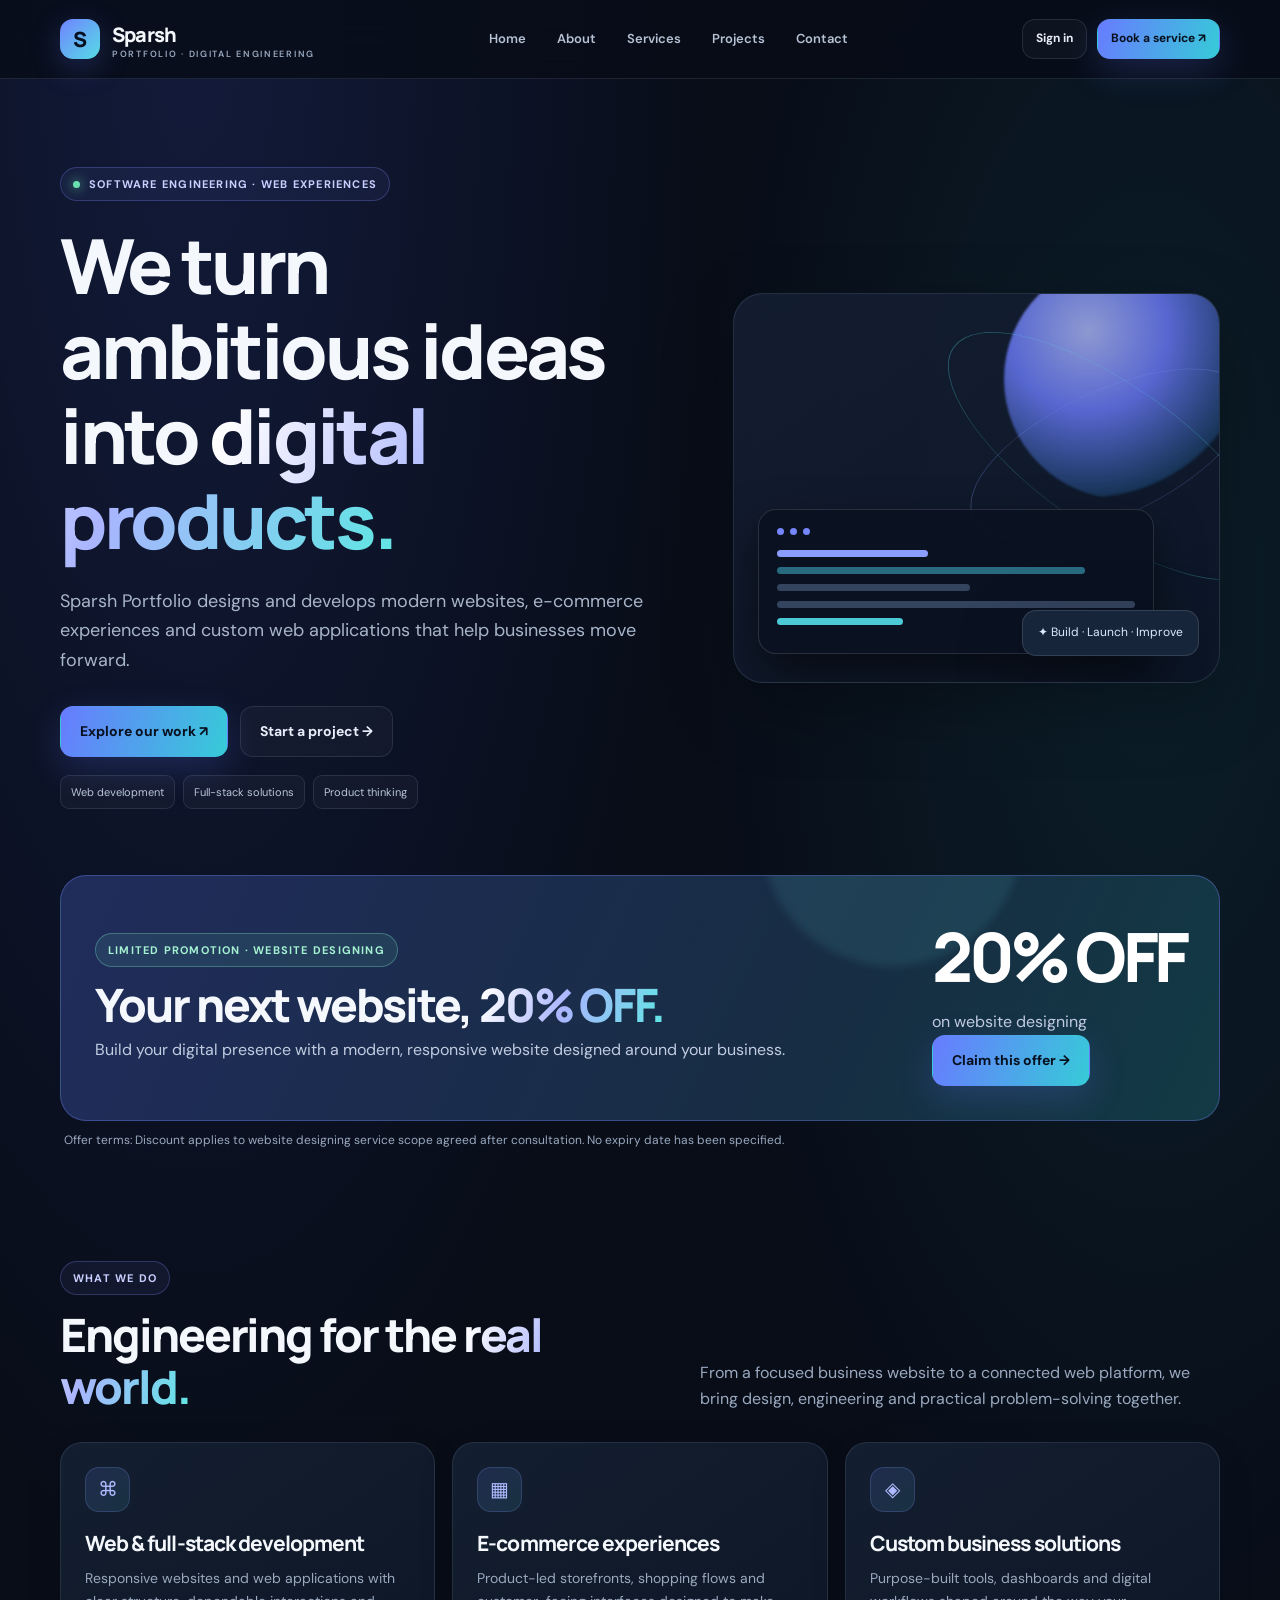
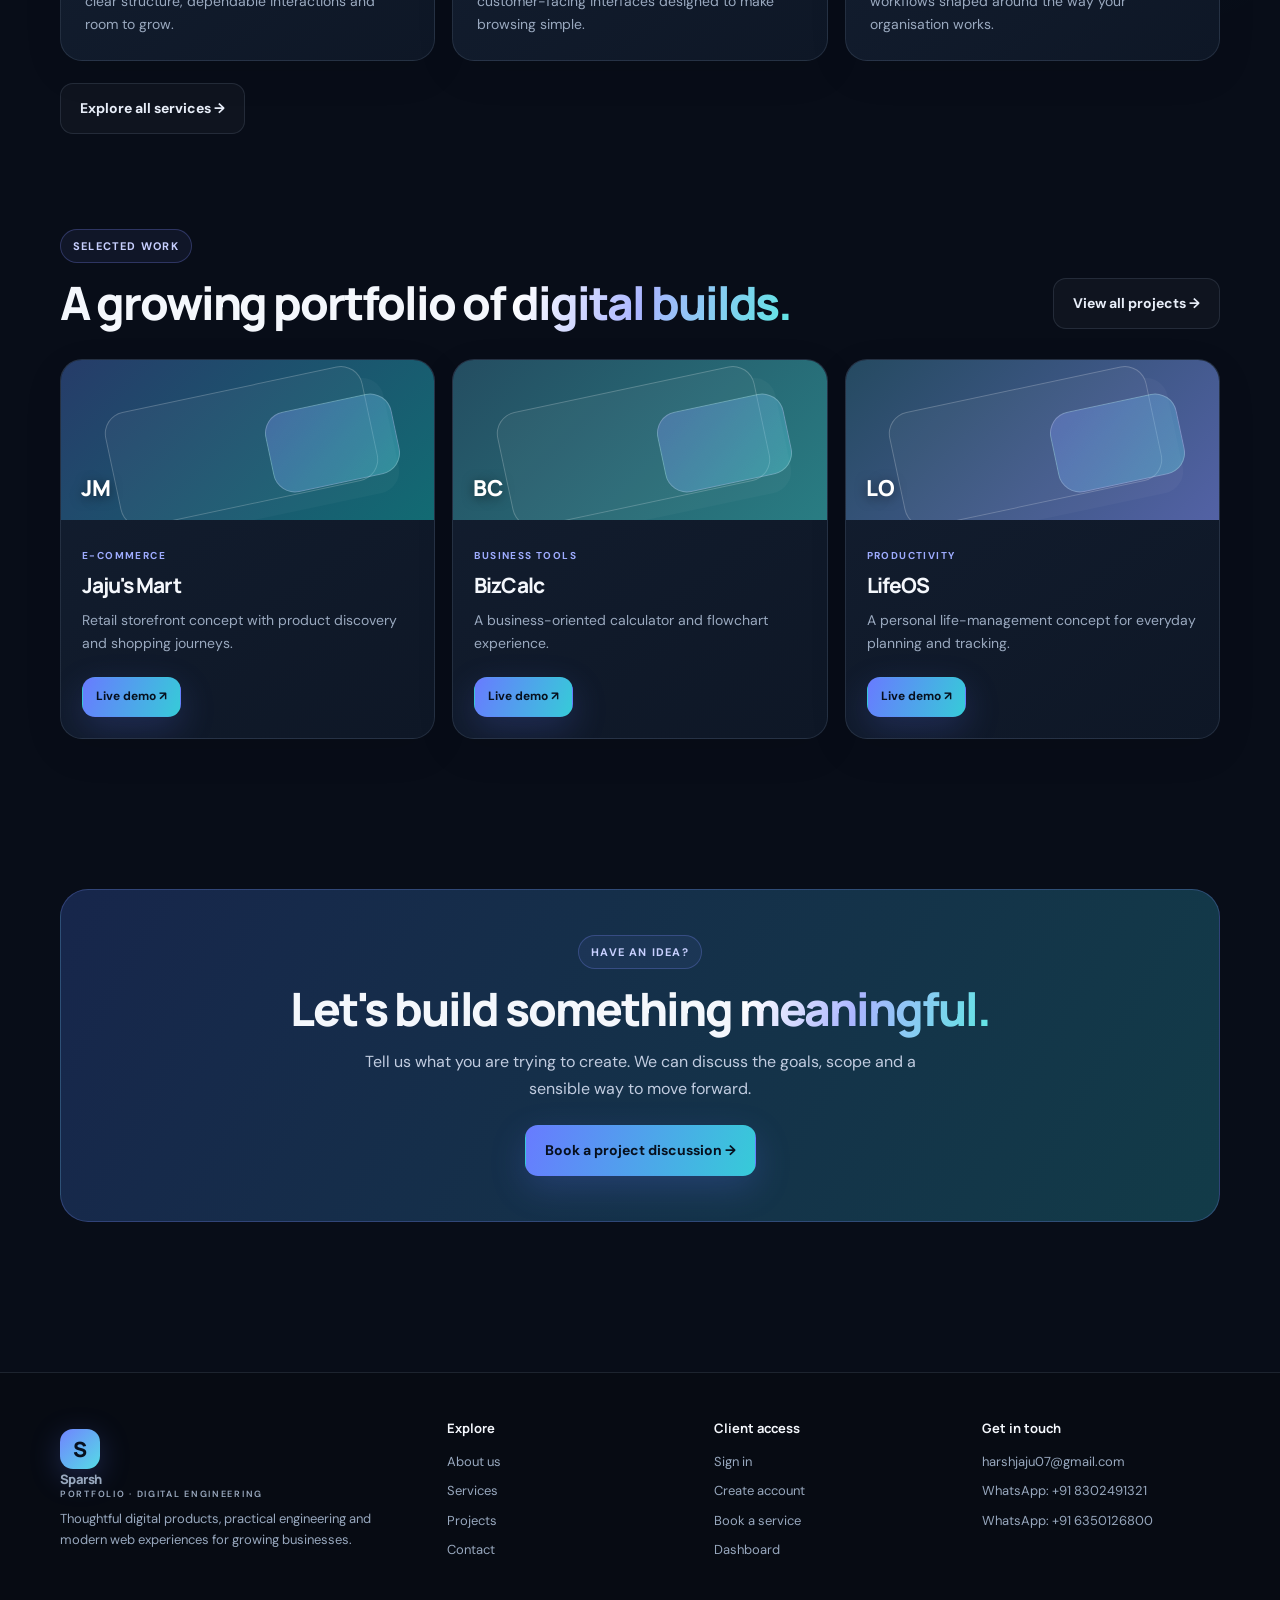
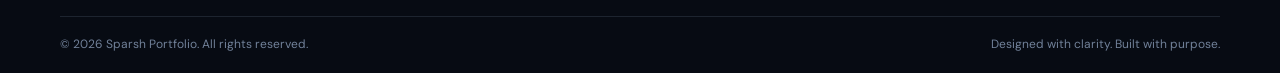
<file: index.html>
<!doctype html><html lang="en"><head><meta charset="utf-8"><meta name="viewport" content="width=device-width,initial-scale=1"><title>Modern Web & Software Development | Sparsh Portfolio</title><meta name="description" content="Sparsh Portfolio builds modern websites, e-commerce experiences and custom web applications."><meta name="robots" content="index, follow"><meta name="theme-color" content="#080d18"><link rel="icon" href="assets/favicon.svg" type="image/svg+xml"><link rel="stylesheet" href="css/style.css"></head><body>
<header class="topbar"><div class="container nav">
<a class="brand" href="index.html"><span class="brand-mark">S</span><span>Sparsh<small>PORTFOLIO · DIGITAL ENGINEERING</small></span></a>
<nav class="navlinks" id="navlinks">
<a href="index.html">Home</a><a href="about.html">About</a><a href="services.html">Services</a><a href="projects.html">Projects</a><a href="contact.html">Contact</a>
</nav>
<div class="nav-actions"><a class="btn btn-ghost btn-small" href="signin.html">Sign in</a><a class="btn btn-primary btn-small" href="booking.html">Book a service ↗</a><button class="menu-toggle" data-menu-toggle aria-label="Toggle navigation">☰</button></div>
</div></header>
<main>
<section class="hero"><div class="container hero-grid"><div class="hero-copy"><span class="eyebrow"><span class="dot"></span> Software engineering · Web experiences</span><h1 style="margin-top:22px">We turn ambitious ideas into <span class="gradient-text">digital products.</span></h1><p>Sparsh Portfolio designs and develops modern websites, e-commerce experiences and custom web applications that help businesses move forward.</p><div class="hero-actions"><a class="btn btn-primary" href="projects.html">Explore our work ↗</a><a class="btn btn-ghost" href="booking.html">Start a project →</a></div><div class="tag-list"><span class="tag">Web development</span><span class="tag">Full-stack solutions</span><span class="tag">Product thinking</span></div></div><div class="hero-art"><div class="orb"></div><div class="orbit"></div><div class="orbit two"></div><div class="code-window"><div class="window-head"><i></i><i></i><i></i></div><div class="code-line" style="width:42%;background:#8b9cff"></div><div class="code-line"></div><div class="code-line"></div><div class="code-line"></div><div class="code-line" style="width:35%;background:#4bc9d5"></div></div><div class="float-tag">✦ Build · Launch · Improve</div></div></div></section>
<section class="container" style="padding-bottom:25px"><div class="offer"><div class="offer-copy"><span class="eyebrow">Limited promotion · Website designing</span><h2 style="margin-top:12px">Your next website, <span class="gradient-text">20% OFF.</span></h2><p>Build your digital presence with a modern, responsive website designed around your business.</p></div><div class="offer-cta"><strong>20% OFF</strong><p>on website designing</p><a class="btn btn-primary" href="booking.html?service=Website%20Development">Claim this offer →</a></div></div><p class="small" style="margin:10px 4px">Offer terms: Discount applies to website designing service scope agreed after consultation. No expiry date has been specified.</p></section>
<section class="section"><div class="container"><div class="section-head"><div><span class="eyebrow">What we do</span><h2 style="margin-top:14px">Engineering for the <span class="gradient-text">real world.</span></h2></div><p>From a focused business website to a connected web platform, we bring design, engineering and practical problem-solving together.</p></div><div class="grid">
<article class="card"><div class="card-icon">⌘</div><h3>Web & full-stack development</h3><p>Responsive websites and web applications with clear structure, dependable interactions and room to grow.</p></article>
<article class="card"><div class="card-icon">▦</div><h3>E-commerce experiences</h3><p>Product-led storefronts, shopping flows and customer-facing interfaces designed to make browsing simple.</p></article>
<article class="card"><div class="card-icon">◈</div><h3>Custom business solutions</h3><p>Purpose-built tools, dashboards and digital workflows shaped around the way your organisation works.</p></article>
</div><div style="margin-top:22px"><a class="btn btn-ghost" href="services.html">Explore all services →</a></div></div></section>
<section class="section" style="padding-top:20px"><div class="container"><div class="section-head"><div><span class="eyebrow">Selected work</span><h2 style="margin-top:14px">A growing portfolio of <span class="gradient-text">digital builds.</span></h2></div><a class="btn btn-ghost" href="projects.html">View all projects →</a></div><div class="grid"><article class="card project-card"><div class="project-visual" style="background:linear-gradient(135deg,#263c69,#126b73)"><span>JM</span></div><div class="project-body"><span class="meta">E-commerce</span><h3>Jaju's Mart</h3><p>Retail storefront concept with product discovery and shopping journeys.</p><a class="btn btn-primary btn-small" href="https://jaju-s-mart.onrender.com" target="_blank" rel="noopener">Live demo ↗</a></div></article>
<article class="card project-card"><div class="project-visual" style="background:linear-gradient(135deg,#244d61,#297d83)"><span>BC</span></div><div class="project-body"><span class="meta">Business tools</span><h3>BizCalc</h3><p>A business-oriented calculator and flowchart experience.</p><a class="btn btn-primary btn-small" href="https://business-flowchart.onrender.com" target="_blank" rel="noopener">Live demo ↗</a></div></article>
<article class="card project-card"><div class="project-visual" style="background:linear-gradient(135deg,#254a61,#5362a5)"><span>LO</span></div><div class="project-body"><span class="meta">Productivity</span><h3>LifeOS</h3><p>A personal life-management concept for everyday planning and tracking.</p><a class="btn btn-primary btn-small" href="https://lifeos-odh9.onrender.com" target="_blank" rel="noopener">Live demo ↗</a></div></article>
</div></div></section>
<section class="section"><div class="container"><div class="cta-panel"><span class="eyebrow">Have an idea?</span><h2 style="margin-top:14px">Let's build something <span class="gradient-text">meaningful.</span></h2><p>Tell us what you are trying to create. We can discuss the goals, scope and a sensible way to move forward.</p><a class="btn btn-primary" href="booking.html">Book a project discussion →</a></div></div></section>
</main>
<footer class="footer"><div class="container footer-grid">
<div><a class="brand" href="index.html"><span class="brand-mark">S</span><span>Sparsh<small>PORTFOLIO · DIGITAL ENGINEERING</small></span></a><p>Thoughtful digital products, practical engineering and modern web experiences for growing businesses.</p></div>
<div><h4>Explore</h4><a href="about.html">About us</a><a href="services.html">Services</a><a href="projects.html">Projects</a><a href="contact.html">Contact</a></div>
<div><h4>Client access</h4><a href="signin.html">Sign in</a><a href="signup.html">Create account</a><a href="booking.html">Book a service</a><a href="dashboard.html">Dashboard</a></div>
<div><h4>Get in touch</h4><a href="mailto:harshjaju07@gmail.com">harshjaju07@gmail.com</a><a href="https://wa.me/918302491321" target="_blank" rel="noopener">WhatsApp: +91 8302491321</a><a href="https://wa.me/916350126800" target="_blank" rel="noopener">WhatsApp: +91 6350126800</a></div>
</div><div class="container copyright"><span>© <span data-year></span> Sparsh Portfolio. All rights reserved.</span><span>Designed with clarity. Built with purpose.</span></div></footer>
<script src="config.js"></script><script src="js/app.js"></script>
</body></html>
</file>
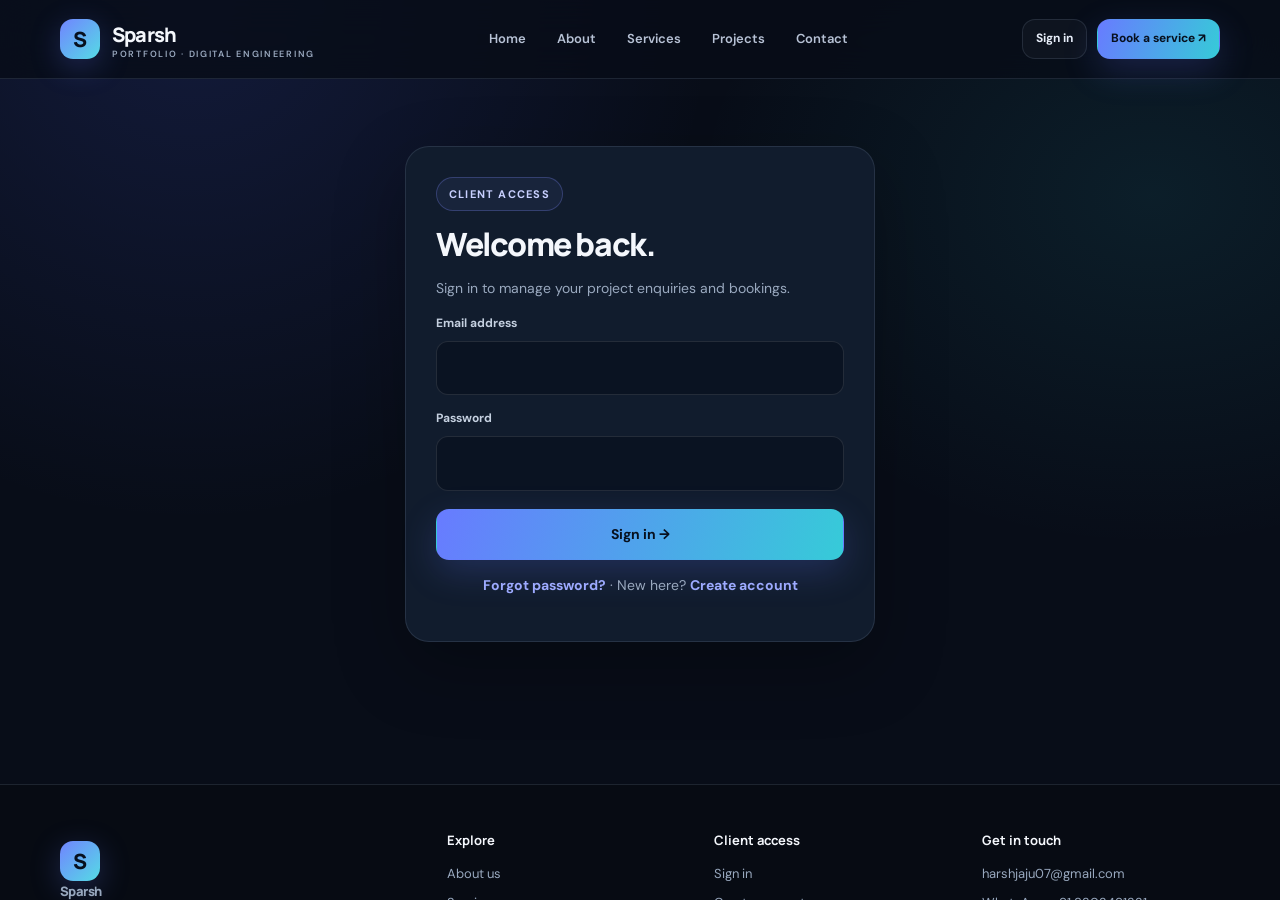
<file: admin/index.html>
<!DOCTYPE html>
<html lang="en">
<head>
  <meta charset="UTF-8">
  <meta name="viewport" content="width=device-width, initial-scale=1.0">
  <title>Admin Dashboard | Sparsh Portfolio</title>
  <meta name="robots" content="noindex, nofollow">
  <meta name="theme-color" content="#080d18">

  <link rel="icon" href="/assets/favicon.svg" type="image/svg+xml">
  <link rel="stylesheet" href="/css/style.css">
  <link rel="stylesheet" href="/css/admin.css">
</head>
<body class="admin-body">

  <div class="admin-layout">

    <aside class="admin-sidebar" id="adminSidebar">
      <a class="admin-brand" href="/">
        <span class="brand-mark">S</span>
        <span>
          Sparsh
          <small>ADMIN PANEL</small>
        </span>
      </a>

      <div class="sidebar-label">WORKSPACE</div>

      <nav class="admin-nav">
        <button class="admin-nav-link active" data-section="overview">
          <span>▦</span> Overview
        </button>

        <button class="admin-nav-link" data-section="users">
          <span>♙</span> Users
        </button>

        <button class="admin-nav-link" data-section="bookings">
          <span>▤</span> Bookings
        </button>

        <button class="admin-nav-link" data-section="messages">
          <span>✉</span> Messages
        </button>

        <button class="admin-nav-link" data-section="offers">
          <span>◇</span> Offers
        </button>
      </nav>

      <div class="sidebar-bottom">
        <div class="admin-profile">
          <div class="profile-avatar">A</div>
          <div>
            <strong>Administrator</strong>
            <small id="adminEmail">Loading...</small>
          </div>
        </div>

        <button class="logout-button" id="logoutButton">
          ↪ Sign out
        </button>
      </div>
    </aside>

    <main class="admin-main">

      <header class="admin-topbar">
        <div>
          <button class="mobile-menu" id="mobileMenu">☰</button>
          <span class="topbar-label">SPARSH / ADMIN</span>
        </div>

        <div class="topbar-right">
          <span class="online-indicator"></span>
          <span>System connected</span>
        </div>
      </header>

      <div class="admin-content">

        <div class="page-heading">
          <div>
            <span class="eyebrow">CONTROL CENTER</span>
            <h1 id="pageTitle">Overview</h1>
            <p id="pageSubtitle">Monitor your portfolio business from one place.</p>
          </div>

          <button class="refresh-button" id="refreshButton">
            ↻ Refresh
          </button>
        </div>

        <div class="admin-notice" id="adminNotice" role="status"></div>

        <!-- OVERVIEW -->
        <section class="admin-section active" id="section-overview">

          <div class="stats-grid">
            <article class="stat-card">
              <span>Total Users</span>
              <strong id="totalUsers">—</strong>
              <small>Registered accounts</small>
            </article>

            <article class="stat-card">
              <span>Total Bookings</span>
              <strong id="totalBookings">—</strong>
              <small>Service enquiries</small>
            </article>

            <article class="stat-card">
              <span>Messages</span>
              <strong id="totalMessages">—</strong>
              <small>Customer messages</small>
            </article>

            <article class="stat-card">
              <span>Active Offers</span>
              <strong id="activeOffers">—</strong>
              <small>Currently active</small>
            </article>
          </div>

          <div class="admin-panel">
            <div class="panel-heading">
              <div>
                <h2>Booking status</h2>
                <p>Distribution of your service bookings</p>
              </div>
            </div>

            <div id="bookingStatusSummary" class="status-summary">
              <p class="muted">Loading booking statistics...</p>
            </div>
          </div>

          <div class="admin-panel">
            <div class="panel-heading">
              <div>
                <h2>Quick actions</h2>
                <p>Manage important areas of your website</p>
              </div>
            </div>

            <div class="quick-actions">
              <button data-section="bookings">View bookings →</button>
              <button data-section="messages">Read messages →</button>
              <button data-section="offers">Manage offers →</button>
            </div>
          </div>

        </section>

        <!-- USERS -->
        <section class="admin-section" id="section-users">
          <div class="admin-panel">
            <div class="panel-heading">
              <div>
                <h2>Registered users</h2>
                <p>Customer accounts on your website</p>
              </div>
              <span class="panel-count" id="usersCount">0 users</span>
            </div>

            <div class="table-wrap">
              <table>
                <thead>
                  <tr>
                    <th>Name</th>
                    <th>Email</th>
                    <th>Phone</th>
                    <th>Role</th>
                    <th>Joined</th>
                  </tr>
                </thead>
                <tbody id="usersTable">
                  <tr><td colspan="5">Loading users...</td></tr>
                </tbody>
              </table>
            </div>
          </div>
        </section>

        <!-- BOOKINGS -->
        <section class="admin-section" id="section-bookings">
          <div class="admin-panel">
            <div class="panel-heading">
              <div>
                <h2>Service bookings</h2>
                <p>Review enquiries and update their status</p>
              </div>

              <select id="bookingFilter" class="admin-select">
                <option value="">All statuses</option>
                <option>Pending</option>
                <option>Under Review</option>
                <option>In Discussion</option>
                <option>Accepted</option>
                <option>Completed</option>
                <option>Cancelled</option>
              </select>
            </div>

            <div class="table-wrap">
              <table>
                <thead>
                  <tr>
                    <th>Customer</th>
                    <th>Service</th>
                    <th>Reference</th>
                    <th>Status</th>
                    <th>Update status</th>
                  </tr>
                </thead>
                <tbody id="bookingsTable">
                  <tr><td colspan="5">Loading bookings...</td></tr>
                </tbody>
              </table>
            </div>
          </div>
        </section>

        <!-- MESSAGES -->
        <section class="admin-section" id="section-messages">
          <div class="admin-panel">
            <div class="panel-heading">
              <div>
                <h2>Customer messages</h2>
                <p>Messages received through your website</p>
              </div>
              <span class="panel-count" id="messagesCount">0 messages</span>
            </div>

            <div id="messagesList" class="messages-list">
              <p class="muted">Loading messages...</p>
            </div>
          </div>
        </section>

        <!-- OFFERS -->
        <section class="admin-section" id="section-offers">

          <div class="admin-panel">
            <div class="panel-heading">
              <div>
                <h2>Create an offer</h2>
                <p>Add a promotional offer to your website database</p>
              </div>
            </div>

            <form id="offerForm" class="offer-form">

              <div class="form-grid">
                <div class="admin-field">
                  <label for="offerTitle">Offer title</label>
                  <input id="offerTitle" name="title" maxlength="120"
                    placeholder="e.g. Festival Special" required>
                </div>

                <div class="admin-field">
                  <label for="offerDiscount">Discount percentage</label>
                  <input id="offerDiscount" name="discountPercentage"
                    type="number" min="0" max="100" required
                    placeholder="e.g. 20">
                </div>

                <div class="admin-field full-width">
                  <label for="offerDescription">Description</label>
                  <textarea id="offerDescription" name="description"
                    rows="3" maxlength="1000"
                    placeholder="Describe this offer..."></textarea>
                </div>

                <div class="admin-field">
                  <label for="offerExpiry">Expiry date (optional)</label>
                  <input id="offerExpiry" name="expiresAt" type="date">
                </div>

                <div class="admin-field checkbox-field">
                  <label>
                    <input type="checkbox" name="active" checked>
                    Make this offer active
                  </label>
                </div>
              </div>

              <button class="admin-primary-button" type="submit">
                + Create offer
              </button>

            </form>
          </div>

          <div class="admin-panel">
            <div class="panel-heading">
              <div>
                <h2>Existing offers</h2>
                <p>Activate, deactivate or remove offers</p>
              </div>
            </div>

            <div id="offersList" class="offers-list">
              <p class="muted">Loading offers...</p>
            </div>
          </div>

        </section>

        <footer class="admin-footer">
          © <span id="currentYear"></span> Sparsh Portfolio · Admin Workspace
        </footer>

      </div>
    </main>
  </div>

  <script src="/config.js"></script>
  <script src="/js/admin.js"></script>
</body>
</html>
</file>
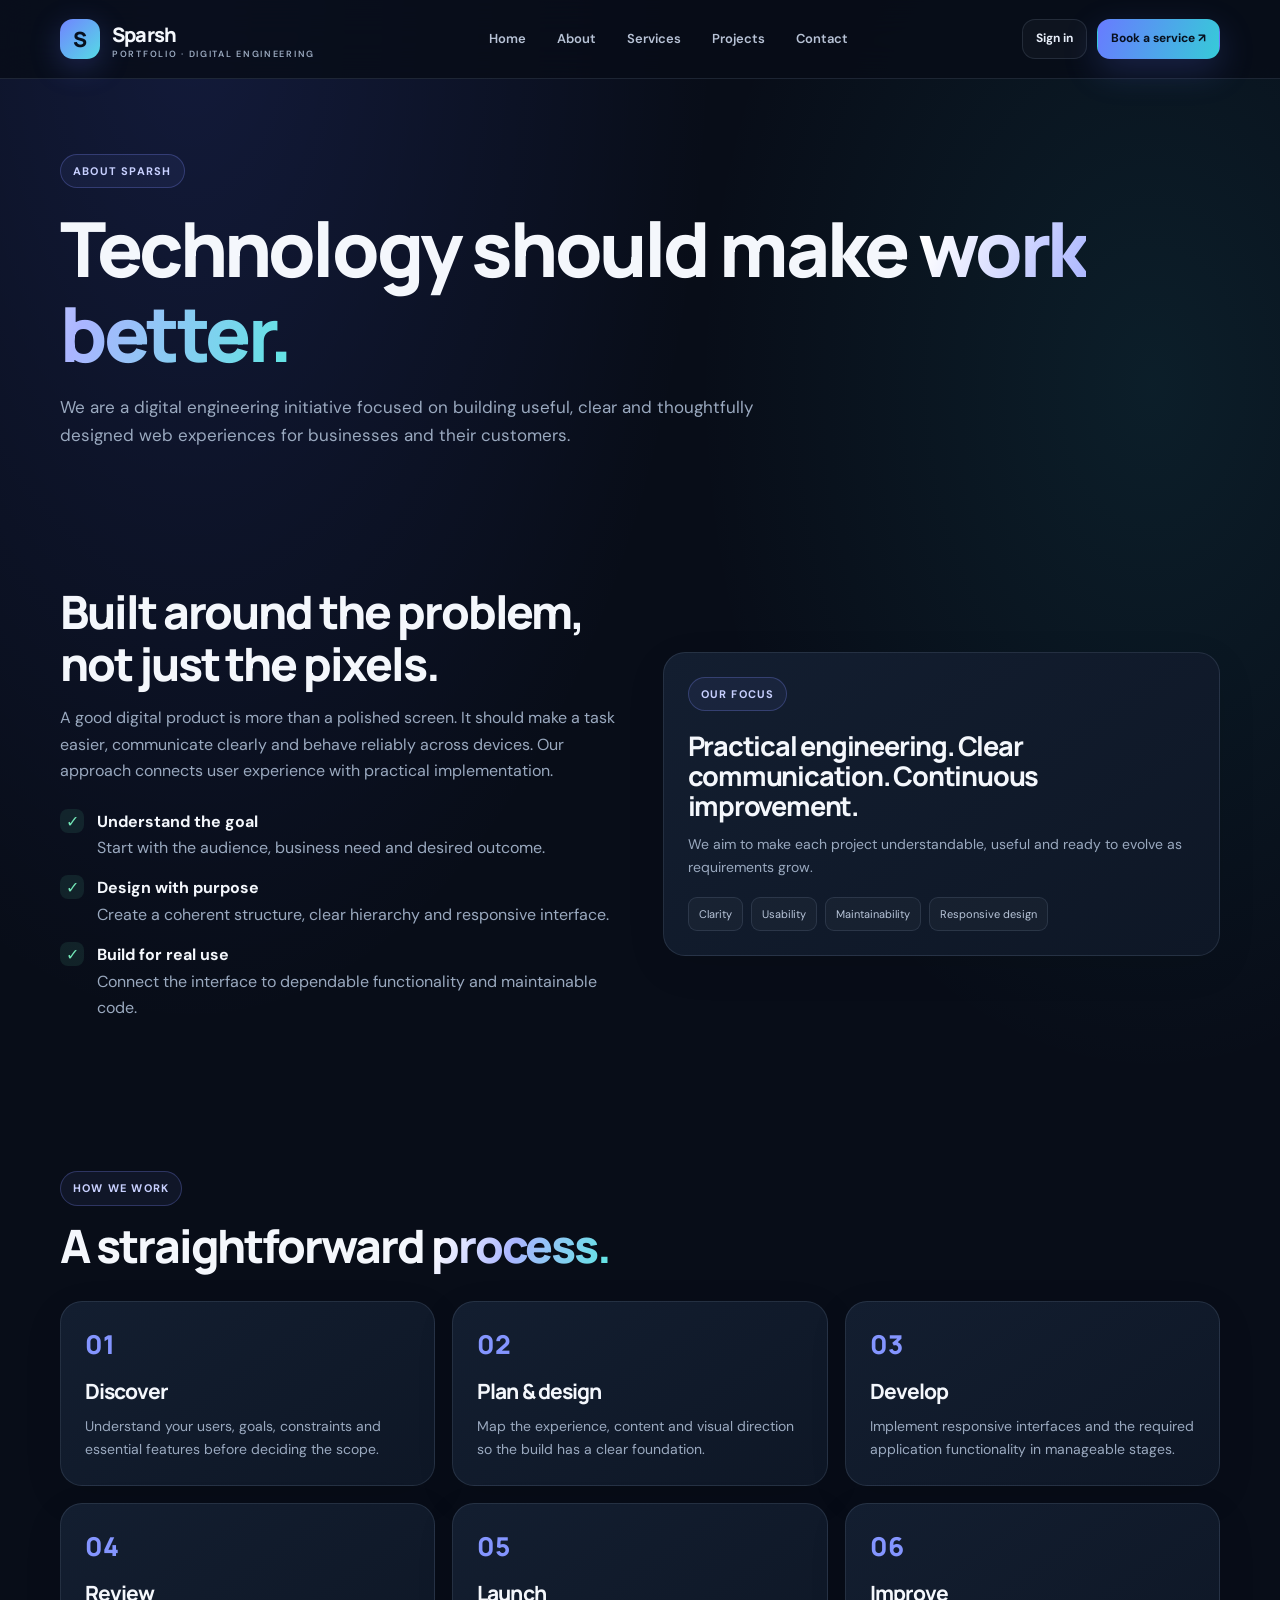
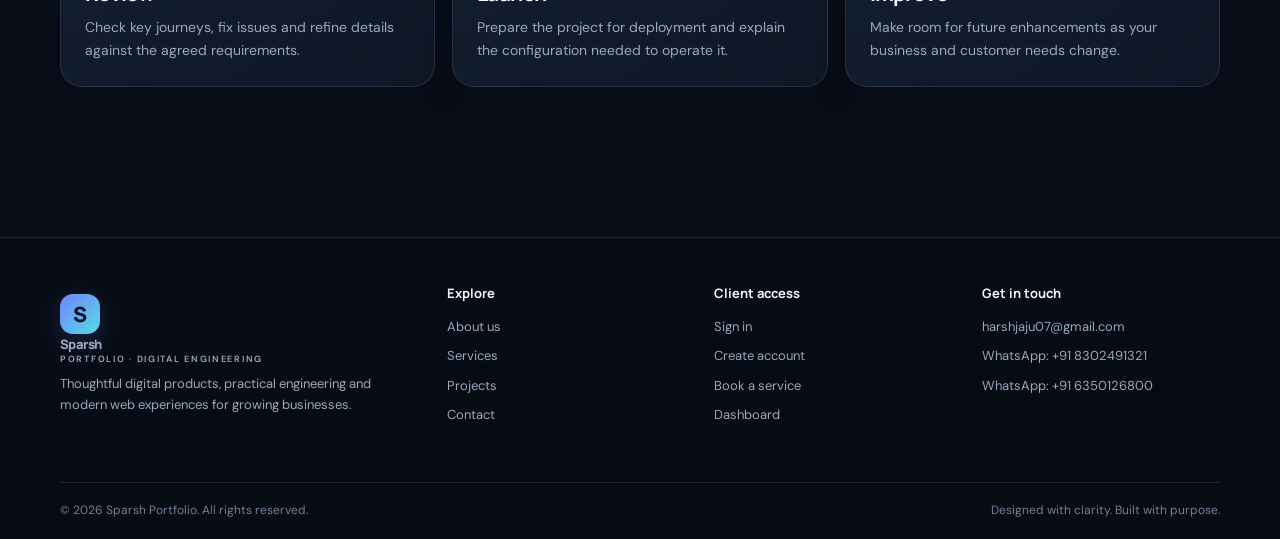
<file: about.html>
<!doctype html><html lang="en"><head><meta charset="utf-8"><meta name="viewport" content="width=device-width,initial-scale=1"><title>About Us | Sparsh Portfolio</title><meta name="description" content="Learn about Sparsh Portfolio's practical approach to digital engineering and web development."><meta name="robots" content="index, follow"><meta name="theme-color" content="#080d18"><link rel="icon" href="assets/favicon.svg" type="image/svg+xml"><link rel="stylesheet" href="css/style.css"></head><body>
<header class="topbar"><div class="container nav">
<a class="brand" href="index.html"><span class="brand-mark">S</span><span>Sparsh<small>PORTFOLIO · DIGITAL ENGINEERING</small></span></a>
<nav class="navlinks" id="navlinks">
<a href="index.html">Home</a><a href="about.html">About</a><a href="services.html">Services</a><a href="projects.html">Projects</a><a href="contact.html">Contact</a>
</nav>
<div class="nav-actions"><a class="btn btn-ghost btn-small" href="signin.html">Sign in</a><a class="btn btn-primary btn-small" href="booking.html">Book a service ↗</a><button class="menu-toggle" data-menu-toggle aria-label="Toggle navigation">☰</button></div>
</div></header>
<main>
<section class="page-hero"><div class="container"><span class="eyebrow">About Sparsh</span><h1 style="margin-top:18px">Technology should make <span class="gradient-text">work better.</span></h1><p>We are a digital engineering initiative focused on building useful, clear and thoughtfully designed web experiences for businesses and their customers.</p></div></section>
<section class="section"><div class="container split"><div><h2>Built around the problem, not just the pixels.</h2><p class="muted">A good digital product is more than a polished screen. It should make a task easier, communicate clearly and behave reliably across devices. Our approach connects user experience with practical implementation.</p><div class="feature-list"><div class="feature"><span class="check">✓</span><div><b>Understand the goal</b><div class="muted">Start with the audience, business need and desired outcome.</div></div></div><div class="feature"><span class="check">✓</span><div><b>Design with purpose</b><div class="muted">Create a coherent structure, clear hierarchy and responsive interface.</div></div></div><div class="feature"><span class="check">✓</span><div><b>Build for real use</b><div class="muted">Connect the interface to dependable functionality and maintainable code.</div></div></div></div></div><div class="card"><span class="eyebrow">Our focus</span><h3 style="font-size:27px;margin-top:20px">Practical engineering. Clear communication. Continuous improvement.</h3><p>We aim to make each project understandable, useful and ready to evolve as requirements grow.</p><div class="tag-list"><span class="tag">Clarity</span><span class="tag">Usability</span><span class="tag">Maintainability</span><span class="tag">Responsive design</span></div></div></div></section>
<section class="section"><div class="container"><div class="section-head"><div><span class="eyebrow">How we work</span><h2 style="margin-top:14px">A straightforward <span class="gradient-text">process.</span></h2></div></div><div class="grid process"><article class="card"><h3>Discover</h3><p>Understand your users, goals, constraints and essential features before deciding the scope.</p></article><article class="card"><h3>Plan & design</h3><p>Map the experience, content and visual direction so the build has a clear foundation.</p></article><article class="card"><h3>Develop</h3><p>Implement responsive interfaces and the required application functionality in manageable stages.</p></article><article class="card"><h3>Review</h3><p>Check key journeys, fix issues and refine details against the agreed requirements.</p></article><article class="card"><h3>Launch</h3><p>Prepare the project for deployment and explain the configuration needed to operate it.</p></article><article class="card"><h3>Improve</h3><p>Make room for future enhancements as your business and customer needs change.</p></article></div></div></section>
</main>
<footer class="footer"><div class="container footer-grid">
<div><a class="brand" href="index.html"><span class="brand-mark">S</span><span>Sparsh<small>PORTFOLIO · DIGITAL ENGINEERING</small></span></a><p>Thoughtful digital products, practical engineering and modern web experiences for growing businesses.</p></div>
<div><h4>Explore</h4><a href="about.html">About us</a><a href="services.html">Services</a><a href="projects.html">Projects</a><a href="contact.html">Contact</a></div>
<div><h4>Client access</h4><a href="signin.html">Sign in</a><a href="signup.html">Create account</a><a href="booking.html">Book a service</a><a href="dashboard.html">Dashboard</a></div>
<div><h4>Get in touch</h4><a href="mailto:harshjaju07@gmail.com">harshjaju07@gmail.com</a><a href="https://wa.me/918302491321" target="_blank" rel="noopener">WhatsApp: +91 8302491321</a><a href="https://wa.me/916350126800" target="_blank" rel="noopener">WhatsApp: +91 6350126800</a></div>
</div><div class="container copyright"><span>© <span data-year></span> Sparsh Portfolio. All rights reserved.</span><span>Designed with clarity. Built with purpose.</span></div></footer>
<script src="config.js"></script><script src="js/app.js"></script>
</body></html>
</file>
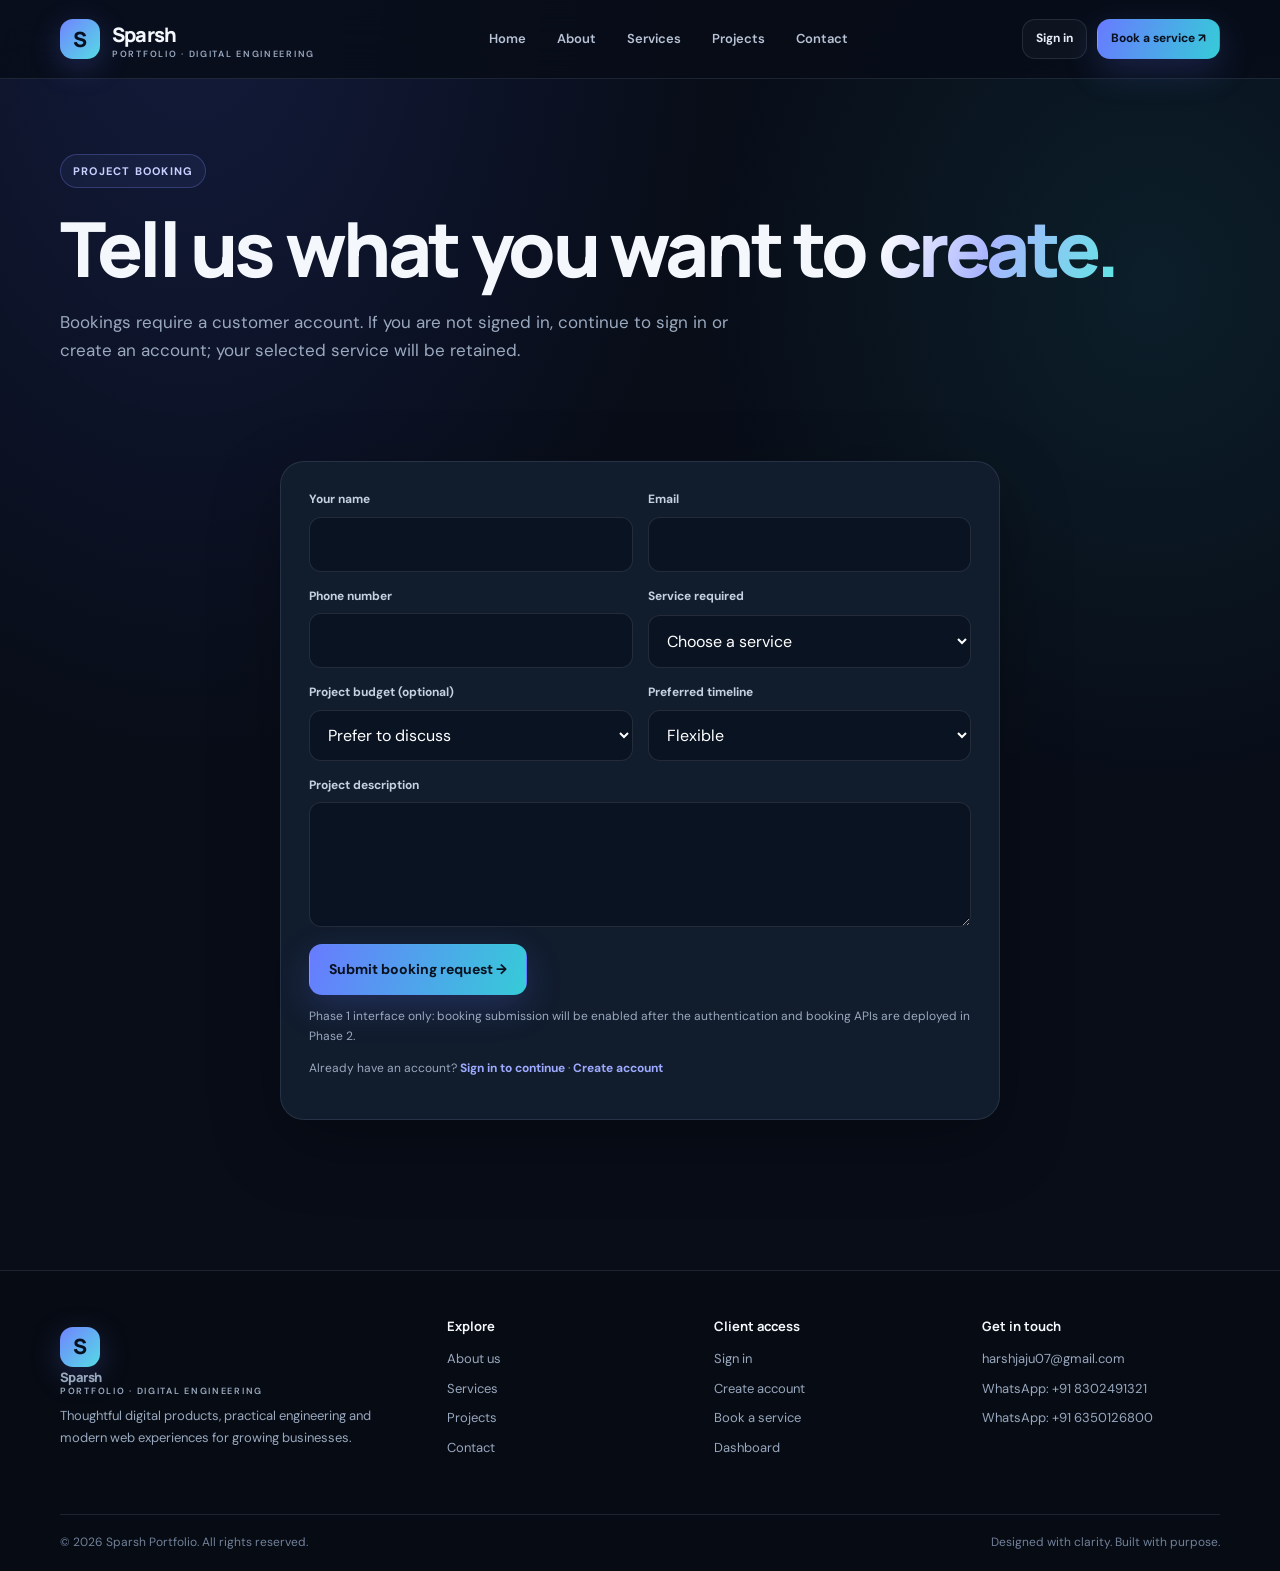
<file: booking.html>
<!doctype html><html lang="en"><head><meta charset="utf-8"><meta name="viewport" content="width=device-width,initial-scale=1"><title>Book a Service | Sparsh Portfolio</title><meta name="description" content="Request a project consultation with Sparsh Portfolio."><meta name="robots" content="noindex, nofollow"><meta name="theme-color" content="#080d18"><link rel="icon" href="assets/favicon.svg" type="image/svg+xml"><link rel="stylesheet" href="css/style.css"></head><body>
<header class="topbar"><div class="container nav">
<a class="brand" href="index.html"><span class="brand-mark">S</span><span>Sparsh<small>PORTFOLIO · DIGITAL ENGINEERING</small></span></a>
<nav class="navlinks" id="navlinks">
<a href="index.html">Home</a><a href="about.html">About</a><a href="services.html">Services</a><a href="projects.html">Projects</a><a href="contact.html">Contact</a>
</nav>
<div class="nav-actions"><a class="btn btn-ghost btn-small" href="signin.html">Sign in</a><a class="btn btn-primary btn-small" href="booking.html">Book a service ↗</a><button class="menu-toggle" data-menu-toggle aria-label="Toggle navigation">☰</button></div>
</div></header>
<main><section class="page-hero"><div class="container"><span class="eyebrow">Project booking</span><h1 style="margin-top:18px">Tell us what you want to <span class="gradient-text">create.</span></h1><p>Bookings require a customer account. If you are not signed in, continue to sign in or create an account; your selected service will be retained.</p></div></section><section class="section" style="padding-top:0"><div class="container"><div class="form-wrap"><form id="bookingForm"><div class="form-grid"><div class="field"><label>Your name</label><input name="customerName" required></div><div class="field"><label>Email</label><input type="email" name="email" required></div><div class="field"><label>Phone number</label><input name="phone" required></div><div class="field"><label>Service required</label><select name="service" id="bookingService" required><option value="">Choose a service</option><option>Website Development</option><option>Full-Stack Development</option><option>E-commerce Development</option><option>Custom Web Application</option><option>UI/UX Design</option><option>Progressive Web Application</option></select></div><div class="field"><label>Project budget (optional)</label><select name="budget"><option value="">Prefer to discuss</option><option>Under ₹10,000</option><option>₹10,000–₹25,000</option><option>₹25,000–₹50,000</option><option>₹50,000+</option></select></div><div class="field"><label>Preferred timeline</label><select name="timeline"><option>Flexible</option><option>Within 2–4 weeks</option><option>Within 1–2 months</option><option>More than 2 months</option></select></div><div class="field full"><label>Project description</label><textarea name="description" required></textarea></div></div><button class="btn btn-primary" type="submit" style="margin-top:17px">Submit booking request →</button><div id="bookingNotice" class="notice" role="status"></div></form><p class="small">Phase 1 interface only: booking submission will be enabled after the authentication and booking APIs are deployed in Phase 2.</p><p class="small">Already have an account? <a class="inline-link" href="signin.html?next=booking.html">Sign in to continue</a> · <a class="inline-link" href="signup.html">Create account</a></p></div></div></section></main>
<footer class="footer"><div class="container footer-grid">
<div><a class="brand" href="index.html"><span class="brand-mark">S</span><span>Sparsh<small>PORTFOLIO · DIGITAL ENGINEERING</small></span></a><p>Thoughtful digital products, practical engineering and modern web experiences for growing businesses.</p></div>
<div><h4>Explore</h4><a href="about.html">About us</a><a href="services.html">Services</a><a href="projects.html">Projects</a><a href="contact.html">Contact</a></div>
<div><h4>Client access</h4><a href="signin.html">Sign in</a><a href="signup.html">Create account</a><a href="booking.html">Book a service</a><a href="dashboard.html">Dashboard</a></div>
<div><h4>Get in touch</h4><a href="mailto:harshjaju07@gmail.com">harshjaju07@gmail.com</a><a href="https://wa.me/918302491321" target="_blank" rel="noopener">WhatsApp: +91 8302491321</a><a href="https://wa.me/916350126800" target="_blank" rel="noopener">WhatsApp: +91 6350126800</a></div>
</div><div class="container copyright"><span>© <span data-year></span> Sparsh Portfolio. All rights reserved.</span><span>Designed with clarity. Built with purpose.</span></div></footer>
<script src="config.js"></script><script src="js/app.js"></script>
</body></html>
</file>
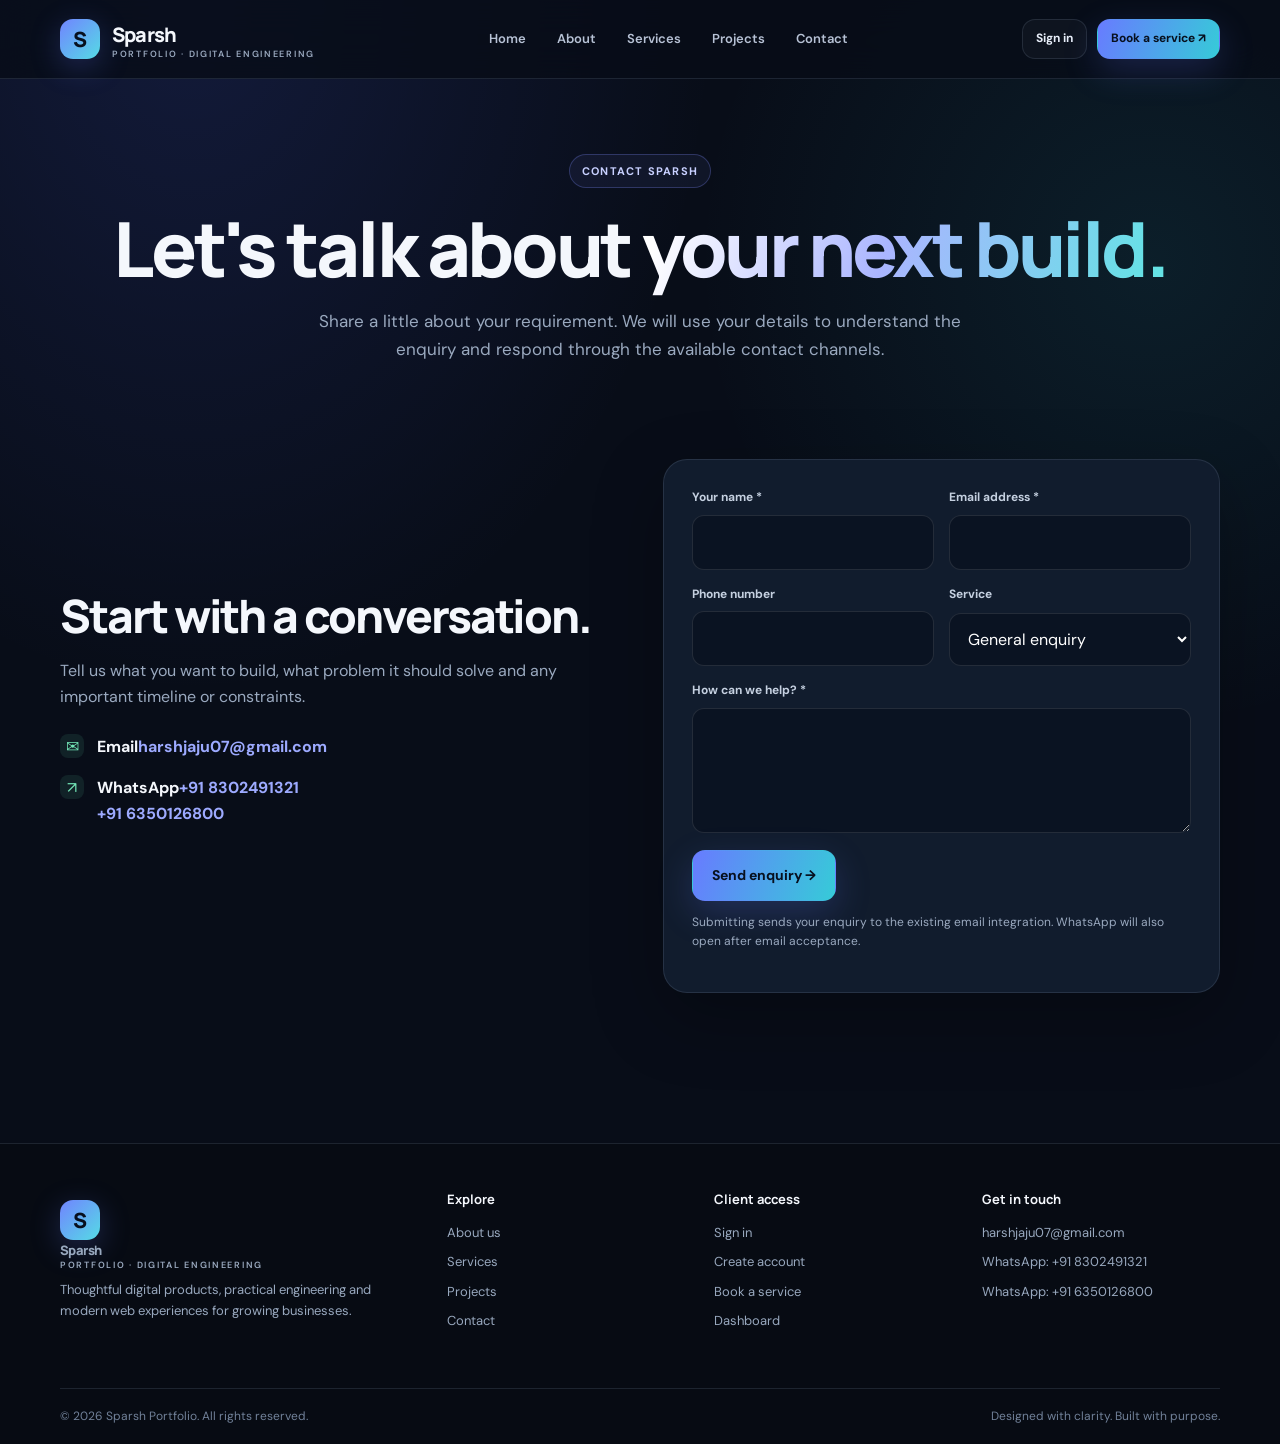
<file: contact.html>
<!doctype html><html lang="en"><head><meta charset="utf-8"><meta name="viewport" content="width=device-width,initial-scale=1"><title>Contact Us | Sparsh Portfolio</title><meta name="description" content="Contact Sparsh Portfolio about website development, software engineering and digital solutions."><meta name="robots" content="index, follow"><meta name="theme-color" content="#080d18"><link rel="icon" href="assets/favicon.svg" type="image/svg+xml"><link rel="stylesheet" href="css/style.css"></head><body>
<header class="topbar"><div class="container nav">
<a class="brand" href="index.html"><span class="brand-mark">S</span><span>Sparsh<small>PORTFOLIO · DIGITAL ENGINEERING</small></span></a>
<nav class="navlinks" id="navlinks">
<a href="index.html">Home</a><a href="about.html">About</a><a href="services.html">Services</a><a href="projects.html">Projects</a><a href="contact.html">Contact</a>
</nav>
<div class="nav-actions"><a class="btn btn-ghost btn-small" href="signin.html">Sign in</a><a class="btn btn-primary btn-small" href="booking.html">Book a service ↗</a><button class="menu-toggle" data-menu-toggle aria-label="Toggle navigation">☰</button></div>
</div></header>
<main>
<section class="page-hero"><div class="container center"><span class="eyebrow">Contact Sparsh</span><h1 style="margin-top:18px">Let's talk about <span class="gradient-text">your next build.</span></h1><p style="margin:16px auto">Share a little about your requirement. We will use your details to understand the enquiry and respond through the available contact channels.</p></div></section>
<section class="section" style="padding-top:0"><div class="container split"><div><h2>Start with a conversation.</h2><p class="muted">Tell us what you want to build, what problem it should solve and any important timeline or constraints.</p><div class="feature-list"><div class="feature"><span class="check">✉</span><div><b>Email</b><a class="inline-link" href="mailto:harshjaju07@gmail.com">harshjaju07@gmail.com</a></div></div><div class="feature"><span class="check">↗</span><div><b>WhatsApp</b><a class="inline-link" href="https://wa.me/918302491321" target="_blank" rel="noopener">+91 8302491321</a><br><a class="inline-link" href="https://wa.me/916350126800" target="_blank" rel="noopener">+91 6350126800</a></div></div></div></div>
<form class="form-wrap" id="contactForm"><div class="form-grid">
<div class="field"><label for="name">Your name *</label><input id="name" name="name" required autocomplete="name"></div><div class="field"><label for="email">Email address *</label><input id="email" name="email" type="email" required autocomplete="email"></div>
<div class="field"><label for="phone">Phone number</label><input id="phone" name="phone" autocomplete="tel"></div><div class="field"><label for="service">Service</label><select id="service" name="service"><option value="General enquiry">General enquiry</option><option>Website Development</option><option>Full-Stack Development</option><option>E-commerce Development</option><option>Custom Web Application</option><option>UI/UX Design</option></select></div>
<div class="field full"><label for="message">How can we help? *</label><textarea id="message" name="message" required></textarea></div>
</div><button class="btn btn-primary" type="submit" style="margin-top:17px">Send enquiry →</button><div id="contactNotice" class="notice" role="status" aria-live="polite"></div><p class="small">Submitting sends your enquiry to the existing email integration. WhatsApp will also open after email acceptance.</p></form></div></section>
</main>
<footer class="footer"><div class="container footer-grid">
<div><a class="brand" href="index.html"><span class="brand-mark">S</span><span>Sparsh<small>PORTFOLIO · DIGITAL ENGINEERING</small></span></a><p>Thoughtful digital products, practical engineering and modern web experiences for growing businesses.</p></div>
<div><h4>Explore</h4><a href="about.html">About us</a><a href="services.html">Services</a><a href="projects.html">Projects</a><a href="contact.html">Contact</a></div>
<div><h4>Client access</h4><a href="signin.html">Sign in</a><a href="signup.html">Create account</a><a href="booking.html">Book a service</a><a href="dashboard.html">Dashboard</a></div>
<div><h4>Get in touch</h4><a href="mailto:harshjaju07@gmail.com">harshjaju07@gmail.com</a><a href="https://wa.me/918302491321" target="_blank" rel="noopener">WhatsApp: +91 8302491321</a><a href="https://wa.me/916350126800" target="_blank" rel="noopener">WhatsApp: +91 6350126800</a></div>
</div><div class="container copyright"><span>© <span data-year></span> Sparsh Portfolio. All rights reserved.</span><span>Designed with clarity. Built with purpose.</span></div></footer>
<script src="config.js"></script><script src="js/app.js"></script>
</body></html>
</file>
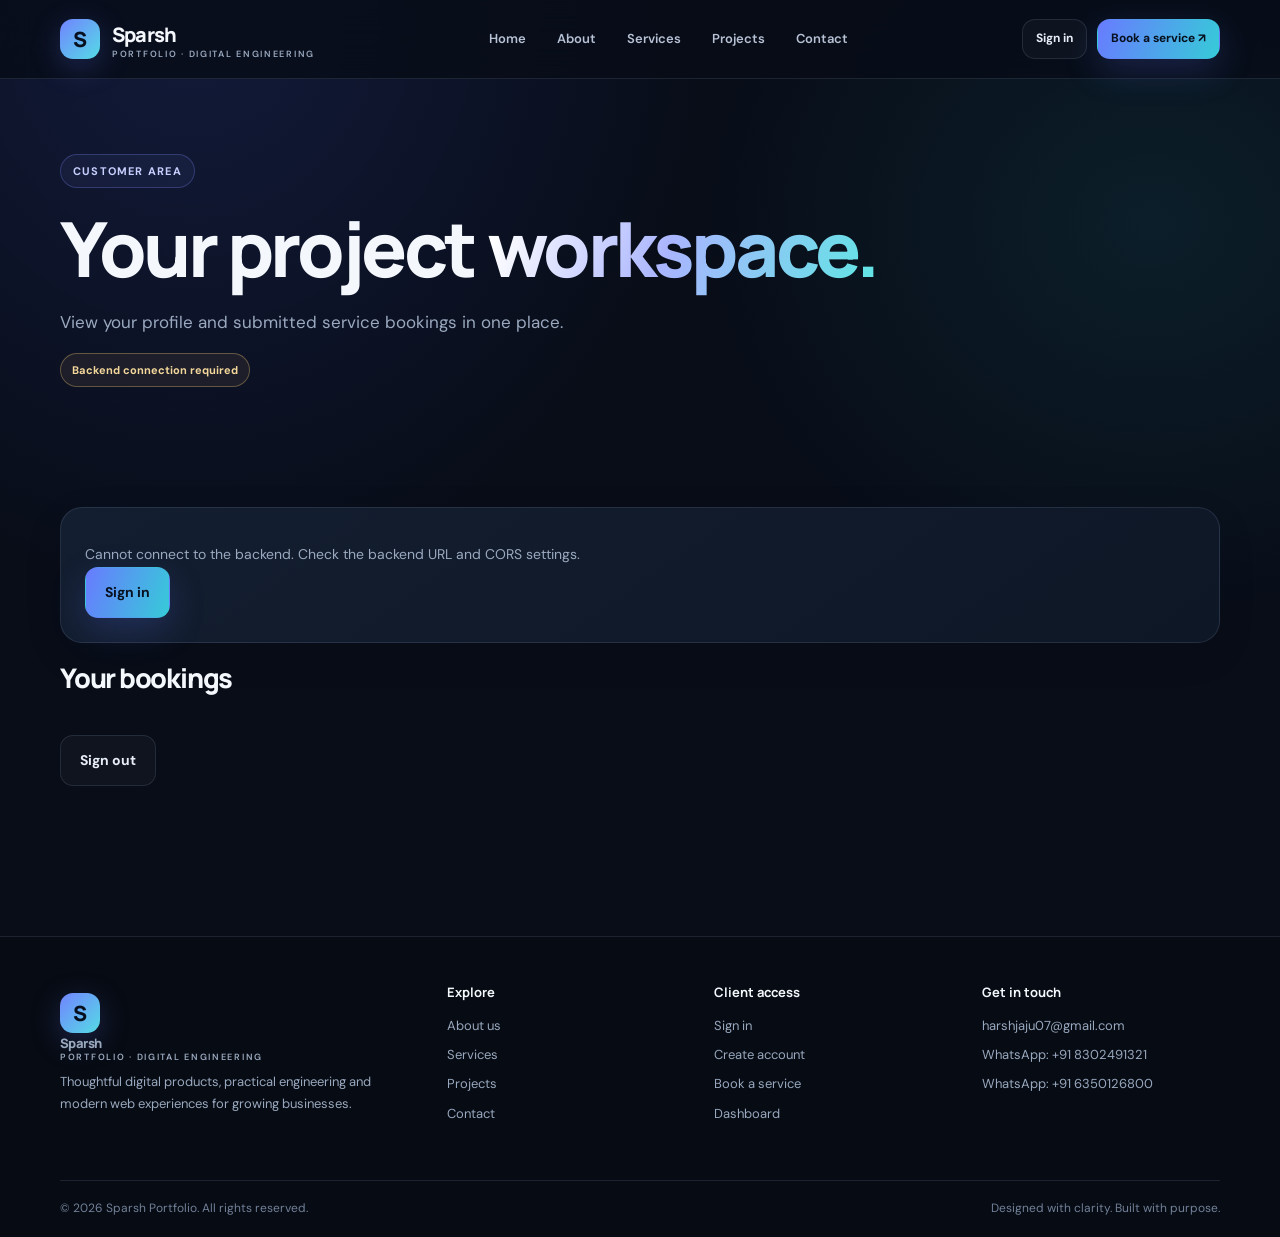
<file: dashboard.html>
<!doctype html><html lang="en"><head><meta charset="utf-8"><meta name="viewport" content="width=device-width,initial-scale=1"><title>Customer Dashboard | Sparsh Portfolio</title><meta name="description" content="Private customer dashboard for Sparsh Portfolio bookings."><meta name="robots" content="noindex, nofollow"><meta name="theme-color" content="#080d18"><link rel="icon" href="assets/favicon.svg" type="image/svg+xml"><link rel="stylesheet" href="css/style.css"></head><body>
<header class="topbar"><div class="container nav">
<a class="brand" href="index.html"><span class="brand-mark">S</span><span>Sparsh<small>PORTFOLIO · DIGITAL ENGINEERING</small></span></a>
<nav class="navlinks" id="navlinks">
<a href="index.html">Home</a><a href="about.html">About</a><a href="services.html">Services</a><a href="projects.html">Projects</a><a href="contact.html">Contact</a>
</nav>
<div class="nav-actions"><a class="btn btn-ghost btn-small" href="signin.html">Sign in</a><a class="btn btn-primary btn-small" href="booking.html">Book a service ↗</a><button class="menu-toggle" data-menu-toggle aria-label="Toggle navigation">☰</button></div>
</div></header>
<main><section class="page-hero"><div class="container"><span class="eyebrow">Customer area</span><h1 style="margin-top:18px">Your project <span class="gradient-text">workspace.</span></h1><p>View your profile and submitted service bookings in one place.</p><span class="status-pill">Backend connection required</span></div></section><section class="section"><div class="container"><div class="card" id="dashboardContent"><p class="muted">Checking your customer session…</p></div><div style="margin-top:20px"><h2 style="font-size:27px">Your bookings</h2><div id="bookingList" class="grid" style="margin-top:18px"><p class="muted">Booking data will appear here after backend integration.</p></div></div><button class="btn btn-ghost" data-logout style="margin-top:24px">Sign out</button></div></section></main>
<footer class="footer"><div class="container footer-grid">
<div><a class="brand" href="index.html"><span class="brand-mark">S</span><span>Sparsh<small>PORTFOLIO · DIGITAL ENGINEERING</small></span></a><p>Thoughtful digital products, practical engineering and modern web experiences for growing businesses.</p></div>
<div><h4>Explore</h4><a href="about.html">About us</a><a href="services.html">Services</a><a href="projects.html">Projects</a><a href="contact.html">Contact</a></div>
<div><h4>Client access</h4><a href="signin.html">Sign in</a><a href="signup.html">Create account</a><a href="booking.html">Book a service</a><a href="dashboard.html">Dashboard</a></div>
<div><h4>Get in touch</h4><a href="mailto:harshjaju07@gmail.com">harshjaju07@gmail.com</a><a href="https://wa.me/918302491321" target="_blank" rel="noopener">WhatsApp: +91 8302491321</a><a href="https://wa.me/916350126800" target="_blank" rel="noopener">WhatsApp: +91 6350126800</a></div>
</div><div class="container copyright"><span>© <span data-year></span> Sparsh Portfolio. All rights reserved.</span><span>Designed with clarity. Built with purpose.</span></div></footer>
<script src="config.js"></script><script src="js/app.js"></script>
</body></html>
</file>
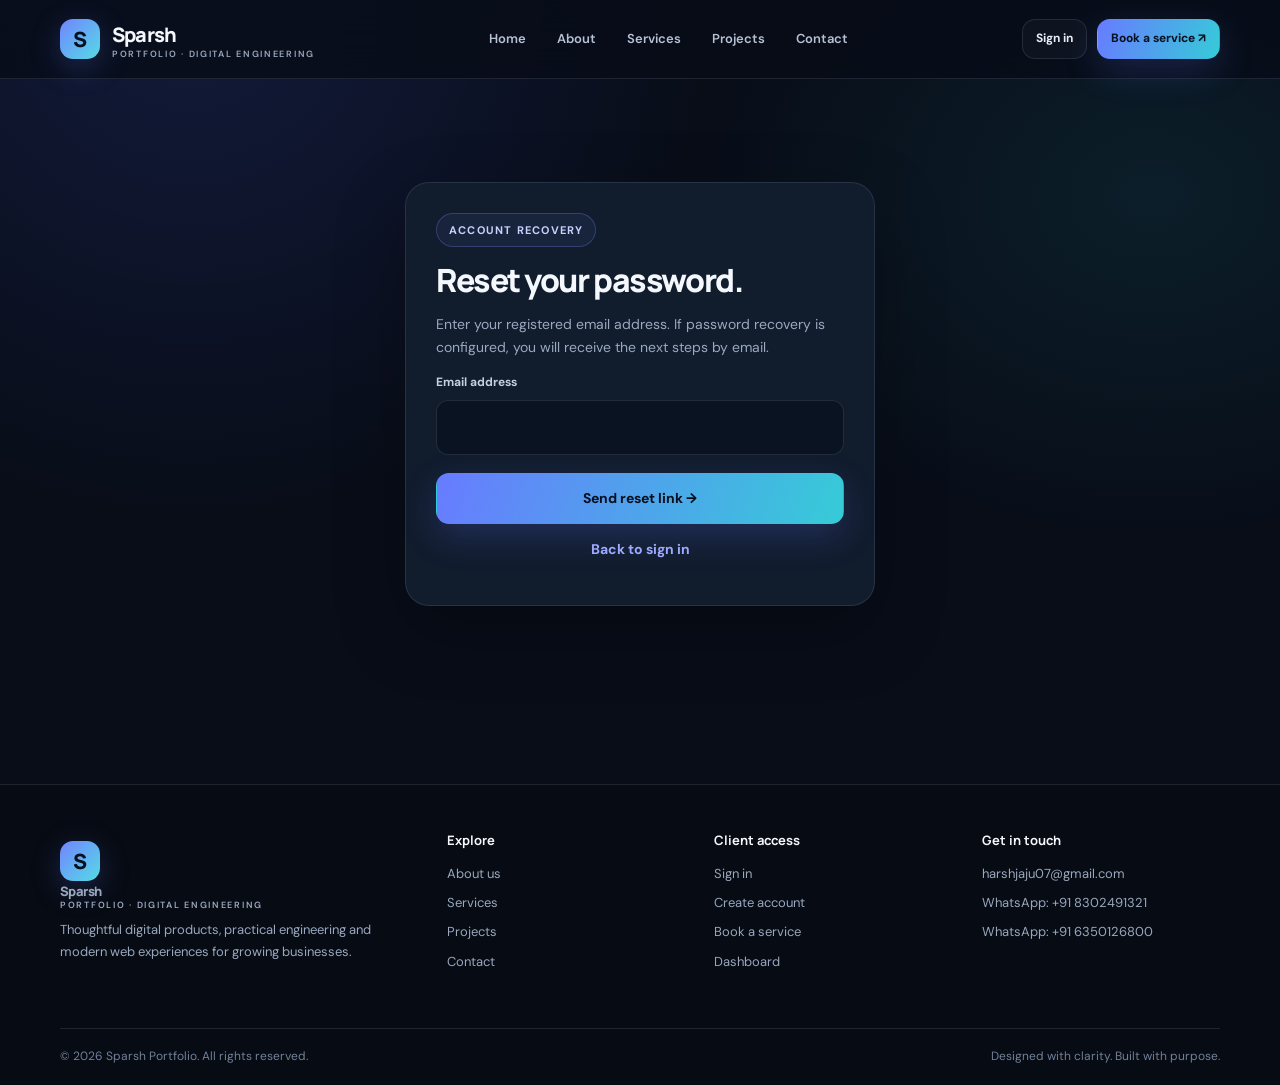
<file: forgot-password.html>
<!doctype html><html lang="en"><head><meta charset="utf-8"><meta name="viewport" content="width=device-width,initial-scale=1"><title>Forgot Password | Sparsh Portfolio</title><meta name="description" content="Request a password reset for your Sparsh Portfolio account."><meta name="robots" content="noindex, nofollow"><meta name="theme-color" content="#080d18"><link rel="icon" href="assets/favicon.svg" type="image/svg+xml"><link rel="stylesheet" href="css/style.css"></head><body>
<header class="topbar"><div class="container nav">
<a class="brand" href="index.html"><span class="brand-mark">S</span><span>Sparsh<small>PORTFOLIO · DIGITAL ENGINEERING</small></span></a>
<nav class="navlinks" id="navlinks">
<a href="index.html">Home</a><a href="about.html">About</a><a href="services.html">Services</a><a href="projects.html">Projects</a><a href="contact.html">Contact</a>
</nav>
<div class="nav-actions"><a class="btn btn-ghost btn-small" href="signin.html">Sign in</a><a class="btn btn-primary btn-small" href="booking.html">Book a service ↗</a><button class="menu-toggle" data-menu-toggle aria-label="Toggle navigation">☰</button></div>
</div></header>
<main><section class="auth-shell container"><form class="auth-card" data-auth-form="forgot"><span class="eyebrow">Account recovery</span><h1 style="margin-top:16px">Reset your password.</h1><p>Enter your registered email address. If password recovery is configured, you will receive the next steps by email.</p><div class="field"><label>Email address</label><input type="email" name="email" required autocomplete="email"></div><button class="btn btn-primary" type="submit">Send reset link →</button><div id="formNotice" class="notice" role="status"></div><p class="small center"><a class="inline-link" href="signin.html">Back to sign in</a></p></form></section></main>
<footer class="footer"><div class="container footer-grid">
<div><a class="brand" href="index.html"><span class="brand-mark">S</span><span>Sparsh<small>PORTFOLIO · DIGITAL ENGINEERING</small></span></a><p>Thoughtful digital products, practical engineering and modern web experiences for growing businesses.</p></div>
<div><h4>Explore</h4><a href="about.html">About us</a><a href="services.html">Services</a><a href="projects.html">Projects</a><a href="contact.html">Contact</a></div>
<div><h4>Client access</h4><a href="signin.html">Sign in</a><a href="signup.html">Create account</a><a href="booking.html">Book a service</a><a href="dashboard.html">Dashboard</a></div>
<div><h4>Get in touch</h4><a href="mailto:harshjaju07@gmail.com">harshjaju07@gmail.com</a><a href="https://wa.me/918302491321" target="_blank" rel="noopener">WhatsApp: +91 8302491321</a><a href="https://wa.me/916350126800" target="_blank" rel="noopener">WhatsApp: +91 6350126800</a></div>
</div><div class="container copyright"><span>© <span data-year></span> Sparsh Portfolio. All rights reserved.</span><span>Designed with clarity. Built with purpose.</span></div></footer>
<script src="config.js"></script><script src="js/app.js"></script>
</body></html>
</file>
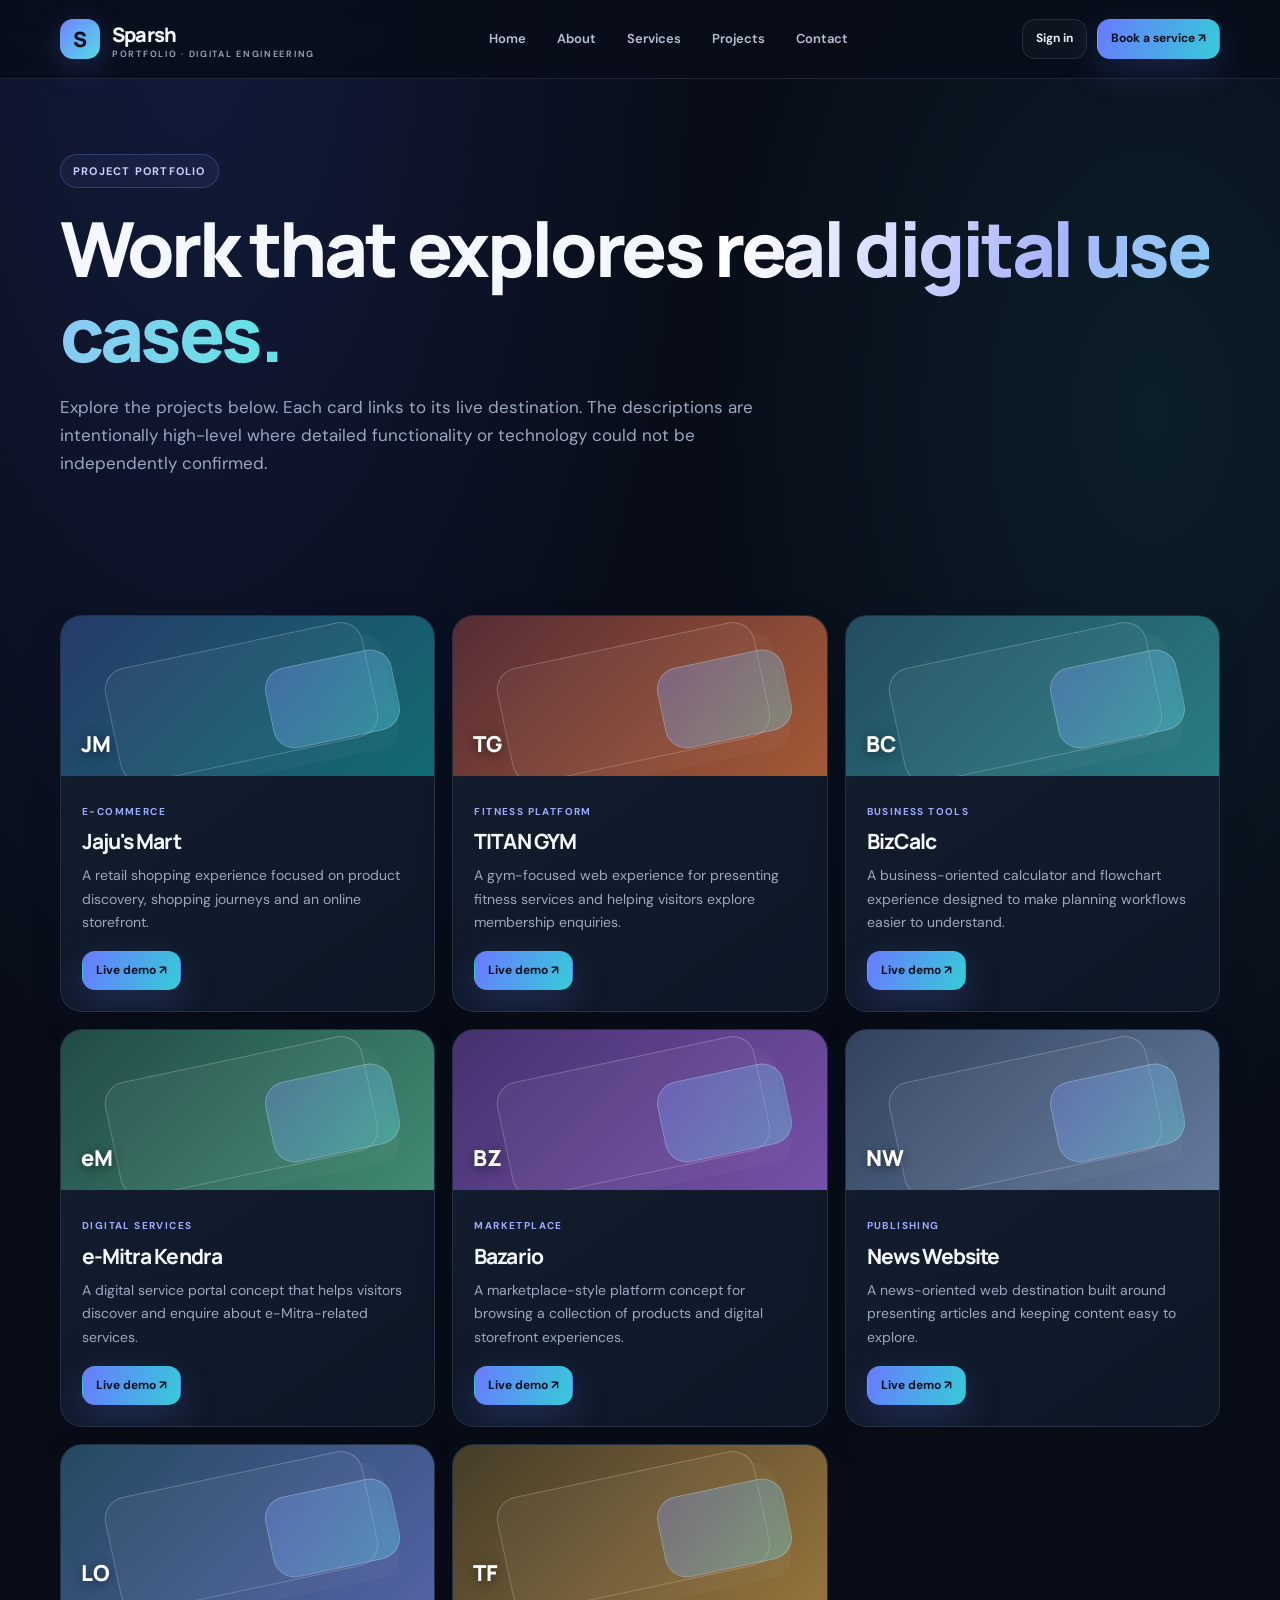
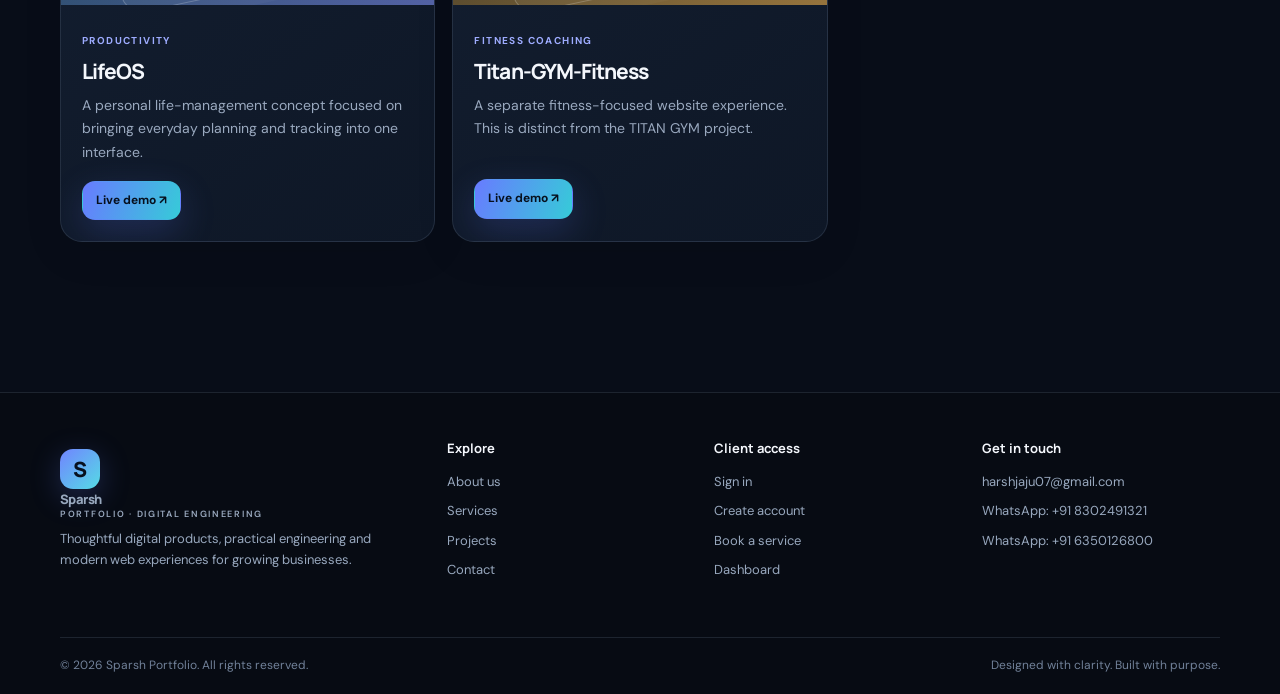
<file: projects.html>
<!doctype html><html lang="en"><head><meta charset="utf-8"><meta name="viewport" content="width=device-width,initial-scale=1"><title>Projects | Sparsh Portfolio</title><meta name="description" content="Explore eight Sparsh Portfolio project links across e-commerce, fitness, business tools, digital services, news and productivity."><meta name="robots" content="index, follow"><meta name="theme-color" content="#080d18"><link rel="icon" href="assets/favicon.svg" type="image/svg+xml"><link rel="stylesheet" href="css/style.css"></head><body>
<header class="topbar"><div class="container nav">
<a class="brand" href="index.html"><span class="brand-mark">S</span><span>Sparsh<small>PORTFOLIO · DIGITAL ENGINEERING</small></span></a>
<nav class="navlinks" id="navlinks">
<a href="index.html">Home</a><a href="about.html">About</a><a href="services.html">Services</a><a href="projects.html">Projects</a><a href="contact.html">Contact</a>
</nav>
<div class="nav-actions"><a class="btn btn-ghost btn-small" href="signin.html">Sign in</a><a class="btn btn-primary btn-small" href="booking.html">Book a service ↗</a><button class="menu-toggle" data-menu-toggle aria-label="Toggle navigation">☰</button></div>
</div></header>
<main><section class="page-hero"><div class="container"><span class="eyebrow">Project portfolio</span><h1 style="margin-top:18px">Work that explores <span class="gradient-text">real digital use cases.</span></h1><p>Explore the projects below. Each card links to its live destination. The descriptions are intentionally high-level where detailed functionality or technology could not be independently confirmed.</p></div></section><section class="section"><div class="container"><div class="grid"><article class="card project-card"><div class="project-visual" style="background:linear-gradient(135deg,#263c69,#126b73)"><span>JM</span></div><div class="project-body"><span class="meta">E-commerce</span><h3>Jaju's Mart</h3><p>A retail shopping experience focused on product discovery, shopping journeys and an online storefront.</p><div class="project-actions"><a class="btn btn-primary btn-small" href="https://jaju-s-mart.onrender.com" target="_blank" rel="noopener noreferrer">Live demo ↗</a></div></div></article><article class="card project-card"><div class="project-visual" style="background:linear-gradient(135deg,#572c35,#a45a35)"><span>TG</span></div><div class="project-body"><span class="meta">Fitness platform</span><h3>TITAN GYM</h3><p>A gym-focused web experience for presenting fitness services and helping visitors explore membership enquiries.</p><div class="project-actions"><a class="btn btn-primary btn-small" href="https://titan-gym-pha0.onrender.com" target="_blank" rel="noopener noreferrer">Live demo ↗</a></div></div></article><article class="card project-card"><div class="project-visual" style="background:linear-gradient(135deg,#244d61,#297d83)"><span>BC</span></div><div class="project-body"><span class="meta">Business tools</span><h3>BizCalc</h3><p>A business-oriented calculator and flowchart experience designed to make planning workflows easier to understand.</p><div class="project-actions"><a class="btn btn-primary btn-small" href="https://business-flowchart.onrender.com" target="_blank" rel="noopener noreferrer">Live demo ↗</a></div></div></article><article class="card project-card"><div class="project-visual" style="background:linear-gradient(135deg,#214b48,#428b72)"><span>eM</span></div><div class="project-body"><span class="meta">Digital services</span><h3>e-Mitra Kendra</h3><p>A digital service portal concept that helps visitors discover and enquire about e-Mitra-related services.</p><div class="project-actions"><a class="btn btn-primary btn-small" href="https://apna-e-mitra.onrender.com" target="_blank" rel="noopener noreferrer">Live demo ↗</a></div></div></article><article class="card project-card"><div class="project-visual" style="background:linear-gradient(135deg,#46326f,#7651a8)"><span>BZ</span></div><div class="project-body"><span class="meta">Marketplace</span><h3>Bazario</h3><p>A marketplace-style platform concept for browsing a collection of products and digital storefront experiences.</p><div class="project-actions"><a class="btn btn-primary btn-small" href="https://marketplace.onrender.com" target="_blank" rel="noopener noreferrer">Live demo ↗</a></div></div></article><article class="card project-card"><div class="project-visual" style="background:linear-gradient(135deg,#33425f,#647a9d)"><span>NW</span></div><div class="project-body"><span class="meta">Publishing</span><h3>News Website</h3><p>A news-oriented web destination built around presenting articles and keeping content easy to explore.</p><div class="project-actions"><a class="btn btn-primary btn-small" href="https://news-power.onrender.com" target="_blank" rel="noopener noreferrer">Live demo ↗</a></div></div></article><article class="card project-card"><div class="project-visual" style="background:linear-gradient(135deg,#254a61,#5362a5)"><span>LO</span></div><div class="project-body"><span class="meta">Productivity</span><h3>LifeOS</h3><p>A personal life-management concept focused on bringing everyday planning and tracking into one interface.</p><div class="project-actions"><a class="btn btn-primary btn-small" href="https://lifeos-odh9.onrender.com" target="_blank" rel="noopener noreferrer">Live demo ↗</a></div></div></article><article class="card project-card"><div class="project-visual" style="background:linear-gradient(135deg,#453d29,#96743d)"><span>TF</span></div><div class="project-body"><span class="meta">Fitness coaching</span><h3>Titan-GYM-Fitness</h3><p>A separate fitness-focused website experience. This is distinct from the TITAN GYM project.</p><div class="project-actions"><a class="btn btn-primary btn-small" href="https://titan-gym-fitness.onrender.com" target="_blank" rel="noopener noreferrer">Live demo ↗</a></div></div></article></div></div></section></main>
<footer class="footer"><div class="container footer-grid">
<div><a class="brand" href="index.html"><span class="brand-mark">S</span><span>Sparsh<small>PORTFOLIO · DIGITAL ENGINEERING</small></span></a><p>Thoughtful digital products, practical engineering and modern web experiences for growing businesses.</p></div>
<div><h4>Explore</h4><a href="about.html">About us</a><a href="services.html">Services</a><a href="projects.html">Projects</a><a href="contact.html">Contact</a></div>
<div><h4>Client access</h4><a href="signin.html">Sign in</a><a href="signup.html">Create account</a><a href="booking.html">Book a service</a><a href="dashboard.html">Dashboard</a></div>
<div><h4>Get in touch</h4><a href="mailto:harshjaju07@gmail.com">harshjaju07@gmail.com</a><a href="https://wa.me/918302491321" target="_blank" rel="noopener">WhatsApp: +91 8302491321</a><a href="https://wa.me/916350126800" target="_blank" rel="noopener">WhatsApp: +91 6350126800</a></div>
</div><div class="container copyright"><span>© <span data-year></span> Sparsh Portfolio. All rights reserved.</span><span>Designed with clarity. Built with purpose.</span></div></footer>
<script src="config.js"></script><script src="js/app.js"></script>
</body></html>
</file>
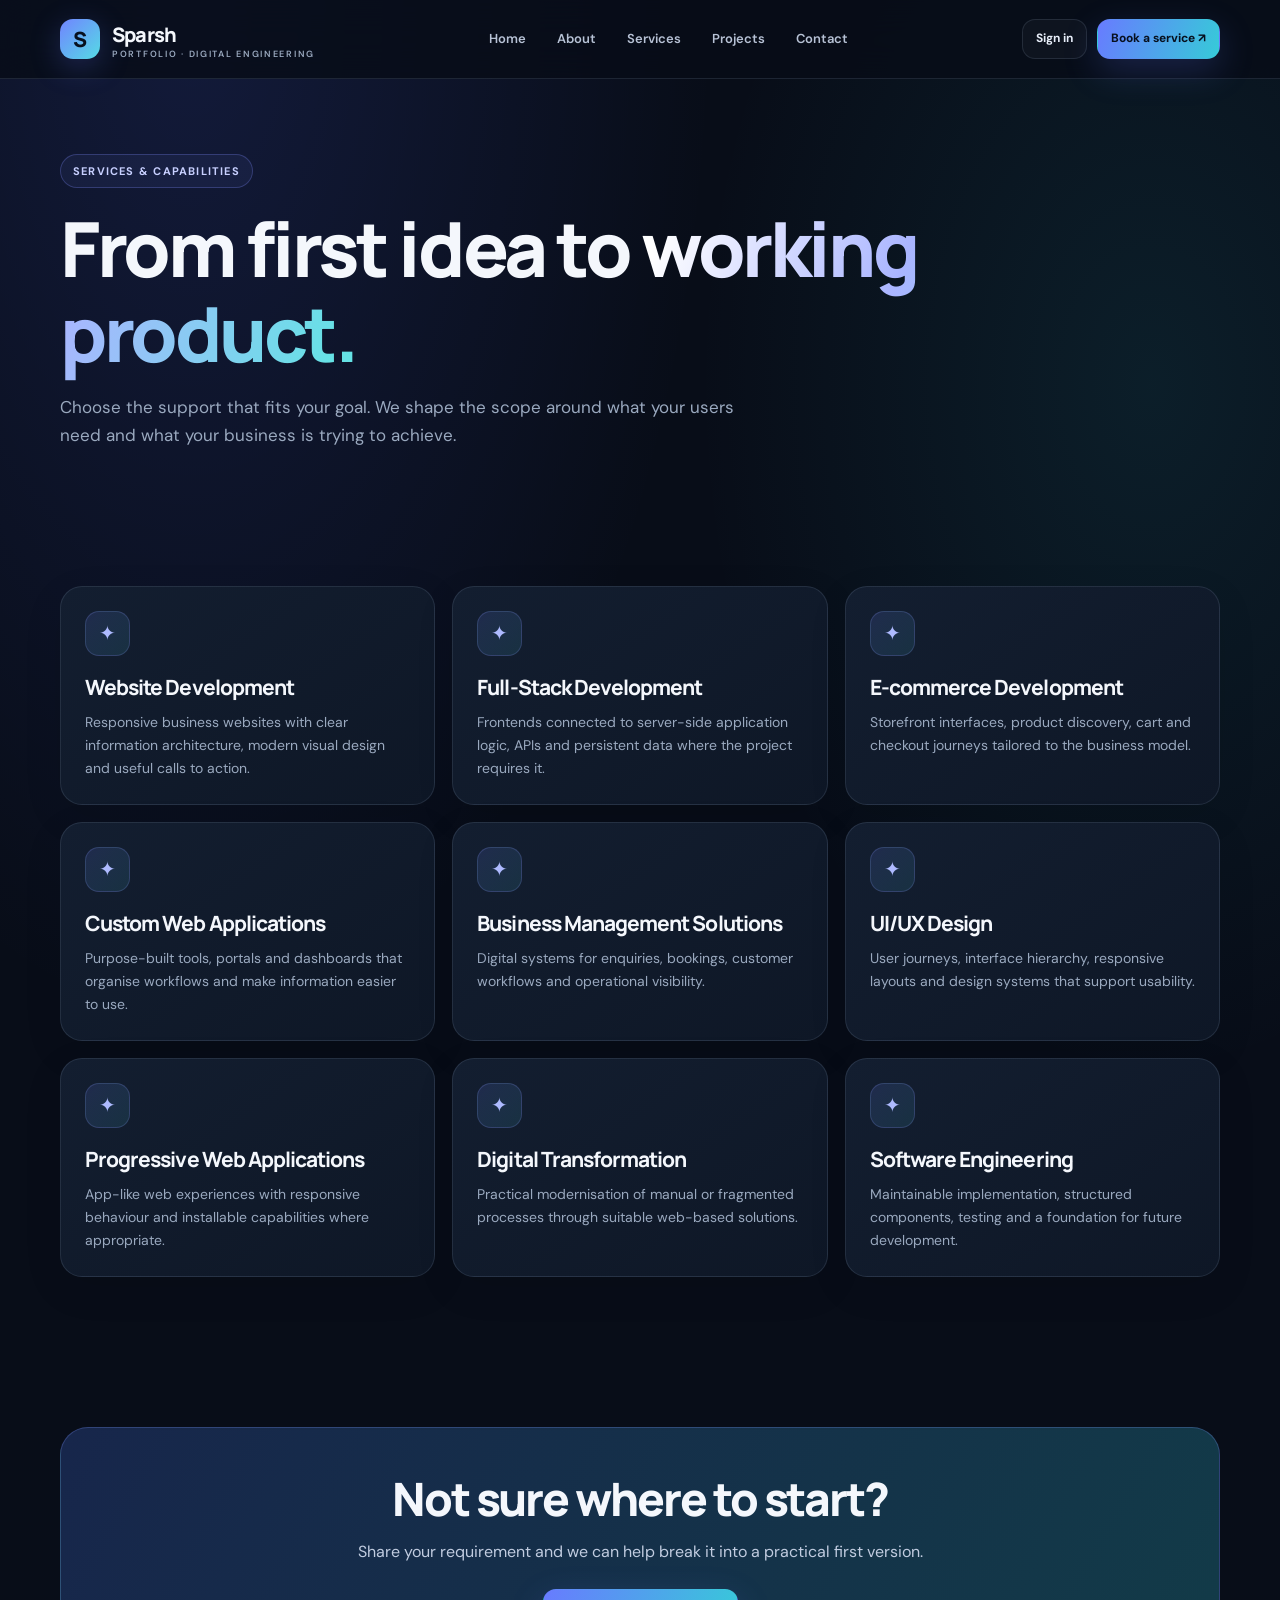
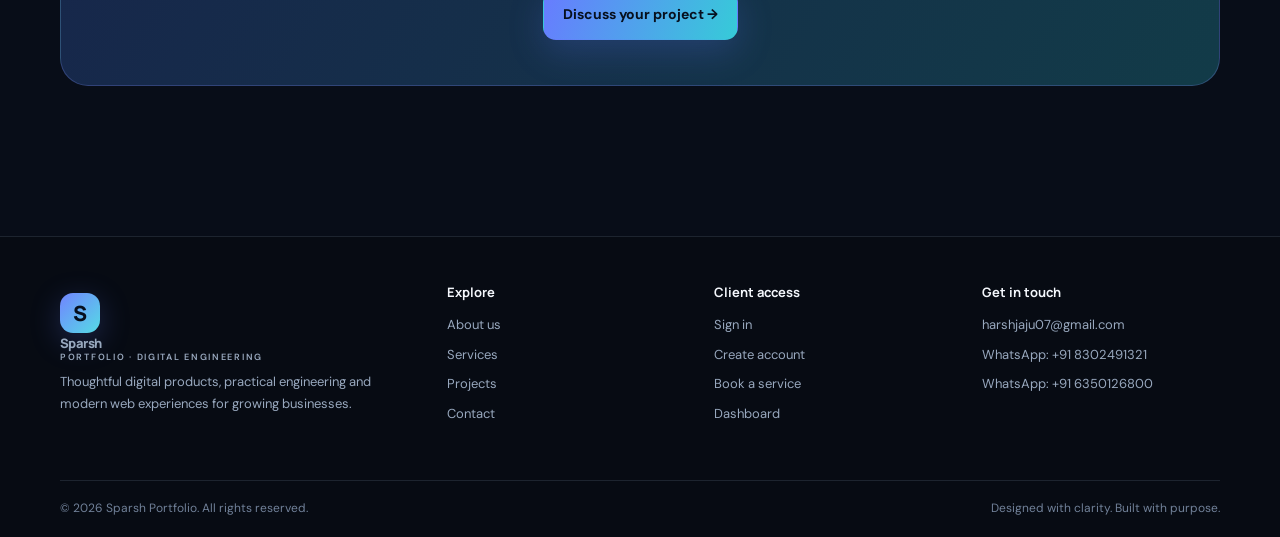
<file: services.html>
<!doctype html><html lang="en"><head><meta charset="utf-8"><meta name="viewport" content="width=device-width,initial-scale=1"><title>Services | Sparsh Portfolio</title><meta name="description" content="Website development, full-stack development, e-commerce, custom web applications and digital engineering services."><meta name="robots" content="index, follow"><meta name="theme-color" content="#080d18"><link rel="icon" href="assets/favicon.svg" type="image/svg+xml"><link rel="stylesheet" href="css/style.css"></head><body>
<header class="topbar"><div class="container nav">
<a class="brand" href="index.html"><span class="brand-mark">S</span><span>Sparsh<small>PORTFOLIO · DIGITAL ENGINEERING</small></span></a>
<nav class="navlinks" id="navlinks">
<a href="index.html">Home</a><a href="about.html">About</a><a href="services.html">Services</a><a href="projects.html">Projects</a><a href="contact.html">Contact</a>
</nav>
<div class="nav-actions"><a class="btn btn-ghost btn-small" href="signin.html">Sign in</a><a class="btn btn-primary btn-small" href="booking.html">Book a service ↗</a><button class="menu-toggle" data-menu-toggle aria-label="Toggle navigation">☰</button></div>
</div></header>
<main><section class="page-hero"><div class="container"><span class="eyebrow">Services & capabilities</span><h1 style="margin-top:18px">From first idea to <span class="gradient-text">working product.</span></h1><p>Choose the support that fits your goal. We shape the scope around what your users need and what your business is trying to achieve.</p></div></section><section class="section"><div class="container"><div class="grid"><article class="card"><div class="card-icon">✦</div><h3>Website Development</h3><p>Responsive business websites with clear information architecture, modern visual design and useful calls to action.</p></article><article class="card"><div class="card-icon">✦</div><h3>Full-Stack Development</h3><p>Frontends connected to server-side application logic, APIs and persistent data where the project requires it.</p></article><article class="card"><div class="card-icon">✦</div><h3>E-commerce Development</h3><p>Storefront interfaces, product discovery, cart and checkout journeys tailored to the business model.</p></article><article class="card"><div class="card-icon">✦</div><h3>Custom Web Applications</h3><p>Purpose-built tools, portals and dashboards that organise workflows and make information easier to use.</p></article><article class="card"><div class="card-icon">✦</div><h3>Business Management Solutions</h3><p>Digital systems for enquiries, bookings, customer workflows and operational visibility.</p></article><article class="card"><div class="card-icon">✦</div><h3>UI/UX Design</h3><p>User journeys, interface hierarchy, responsive layouts and design systems that support usability.</p></article><article class="card"><div class="card-icon">✦</div><h3>Progressive Web Applications</h3><p>App-like web experiences with responsive behaviour and installable capabilities where appropriate.</p></article><article class="card"><div class="card-icon">✦</div><h3>Digital Transformation</h3><p>Practical modernisation of manual or fragmented processes through suitable web-based solutions.</p></article><article class="card"><div class="card-icon">✦</div><h3>Software Engineering</h3><p>Maintainable implementation, structured components, testing and a foundation for future development.</p></article></div></div></section><section class="section"><div class="container"><div class="cta-panel"><h2>Not sure where to start?</h2><p>Share your requirement and we can help break it into a practical first version.</p><a class="btn btn-primary" href="booking.html">Discuss your project →</a></div></div></section></main>
<footer class="footer"><div class="container footer-grid">
<div><a class="brand" href="index.html"><span class="brand-mark">S</span><span>Sparsh<small>PORTFOLIO · DIGITAL ENGINEERING</small></span></a><p>Thoughtful digital products, practical engineering and modern web experiences for growing businesses.</p></div>
<div><h4>Explore</h4><a href="about.html">About us</a><a href="services.html">Services</a><a href="projects.html">Projects</a><a href="contact.html">Contact</a></div>
<div><h4>Client access</h4><a href="signin.html">Sign in</a><a href="signup.html">Create account</a><a href="booking.html">Book a service</a><a href="dashboard.html">Dashboard</a></div>
<div><h4>Get in touch</h4><a href="mailto:harshjaju07@gmail.com">harshjaju07@gmail.com</a><a href="https://wa.me/918302491321" target="_blank" rel="noopener">WhatsApp: +91 8302491321</a><a href="https://wa.me/916350126800" target="_blank" rel="noopener">WhatsApp: +91 6350126800</a></div>
</div><div class="container copyright"><span>© <span data-year></span> Sparsh Portfolio. All rights reserved.</span><span>Designed with clarity. Built with purpose.</span></div></footer>
<script src="config.js"></script><script src="js/app.js"></script>
</body></html>
</file>
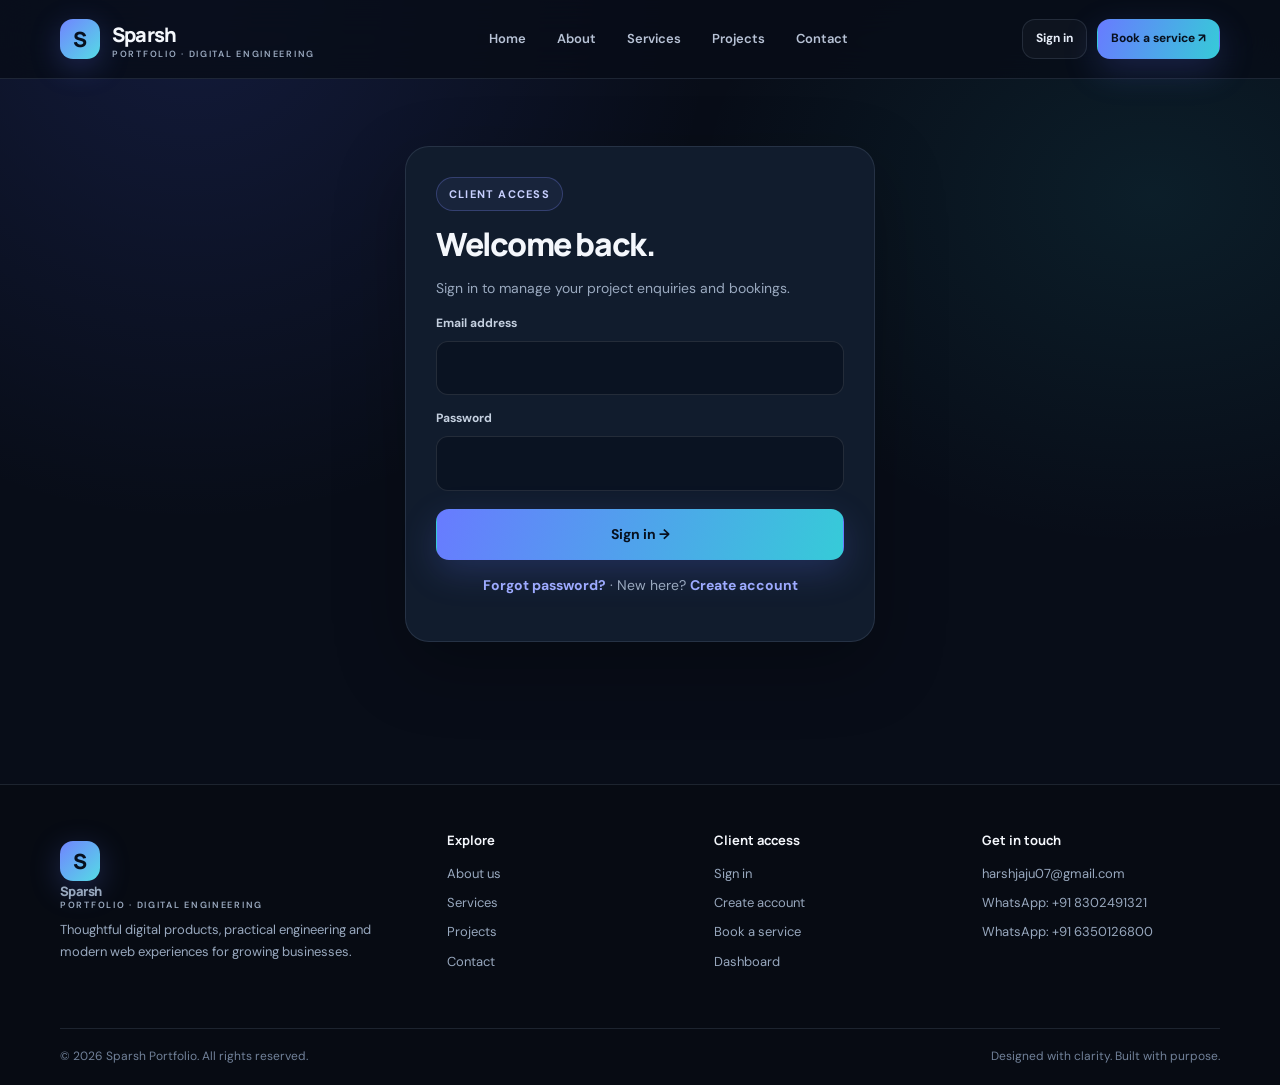
<file: signin.html>
<!doctype html><html lang="en"><head><meta charset="utf-8"><meta name="viewport" content="width=device-width,initial-scale=1"><title>Sign In | Sparsh Portfolio</title><meta name="description" content="Sign in to your Sparsh Portfolio customer account."><meta name="robots" content="noindex, nofollow"><meta name="theme-color" content="#080d18"><link rel="icon" href="assets/favicon.svg" type="image/svg+xml"><link rel="stylesheet" href="css/style.css"></head><body>
<header class="topbar"><div class="container nav">
<a class="brand" href="index.html"><span class="brand-mark">S</span><span>Sparsh<small>PORTFOLIO · DIGITAL ENGINEERING</small></span></a>
<nav class="navlinks" id="navlinks">
<a href="index.html">Home</a><a href="about.html">About</a><a href="services.html">Services</a><a href="projects.html">Projects</a><a href="contact.html">Contact</a>
</nav>
<div class="nav-actions"><a class="btn btn-ghost btn-small" href="signin.html">Sign in</a><a class="btn btn-primary btn-small" href="booking.html">Book a service ↗</a><button class="menu-toggle" data-menu-toggle aria-label="Toggle navigation">☰</button></div>
</div></header>
<main><section class="auth-shell container"><form class="auth-card" data-auth-form="signin"><span class="eyebrow">Client access</span><h1 style="margin-top:16px">Welcome back.</h1><p>Sign in to manage your project enquiries and bookings.</p><div class="field"><label>Email address</label><input type="email" name="email" required autocomplete="email"></div><div class="field"><label>Password</label><input type="password" name="password" required autocomplete="current-password"></div><button class="btn btn-primary" type="submit">Sign in →</button><div id="formNotice" class="notice" role="status"></div><p class="small center"><a class="inline-link" href="forgot-password.html">Forgot password?</a> · New here? <a class="inline-link" href="signup.html">Create account</a></p></form></section></main>
<footer class="footer"><div class="container footer-grid">
<div><a class="brand" href="index.html"><span class="brand-mark">S</span><span>Sparsh<small>PORTFOLIO · DIGITAL ENGINEERING</small></span></a><p>Thoughtful digital products, practical engineering and modern web experiences for growing businesses.</p></div>
<div><h4>Explore</h4><a href="about.html">About us</a><a href="services.html">Services</a><a href="projects.html">Projects</a><a href="contact.html">Contact</a></div>
<div><h4>Client access</h4><a href="signin.html">Sign in</a><a href="signup.html">Create account</a><a href="booking.html">Book a service</a><a href="dashboard.html">Dashboard</a></div>
<div><h4>Get in touch</h4><a href="mailto:harshjaju07@gmail.com">harshjaju07@gmail.com</a><a href="https://wa.me/918302491321" target="_blank" rel="noopener">WhatsApp: +91 8302491321</a><a href="https://wa.me/916350126800" target="_blank" rel="noopener">WhatsApp: +91 6350126800</a></div>
</div><div class="container copyright"><span>© <span data-year></span> Sparsh Portfolio. All rights reserved.</span><span>Designed with clarity. Built with purpose.</span></div></footer>
<script src="config.js"></script><script src="js/app.js"></script>
</body></html>
</file>
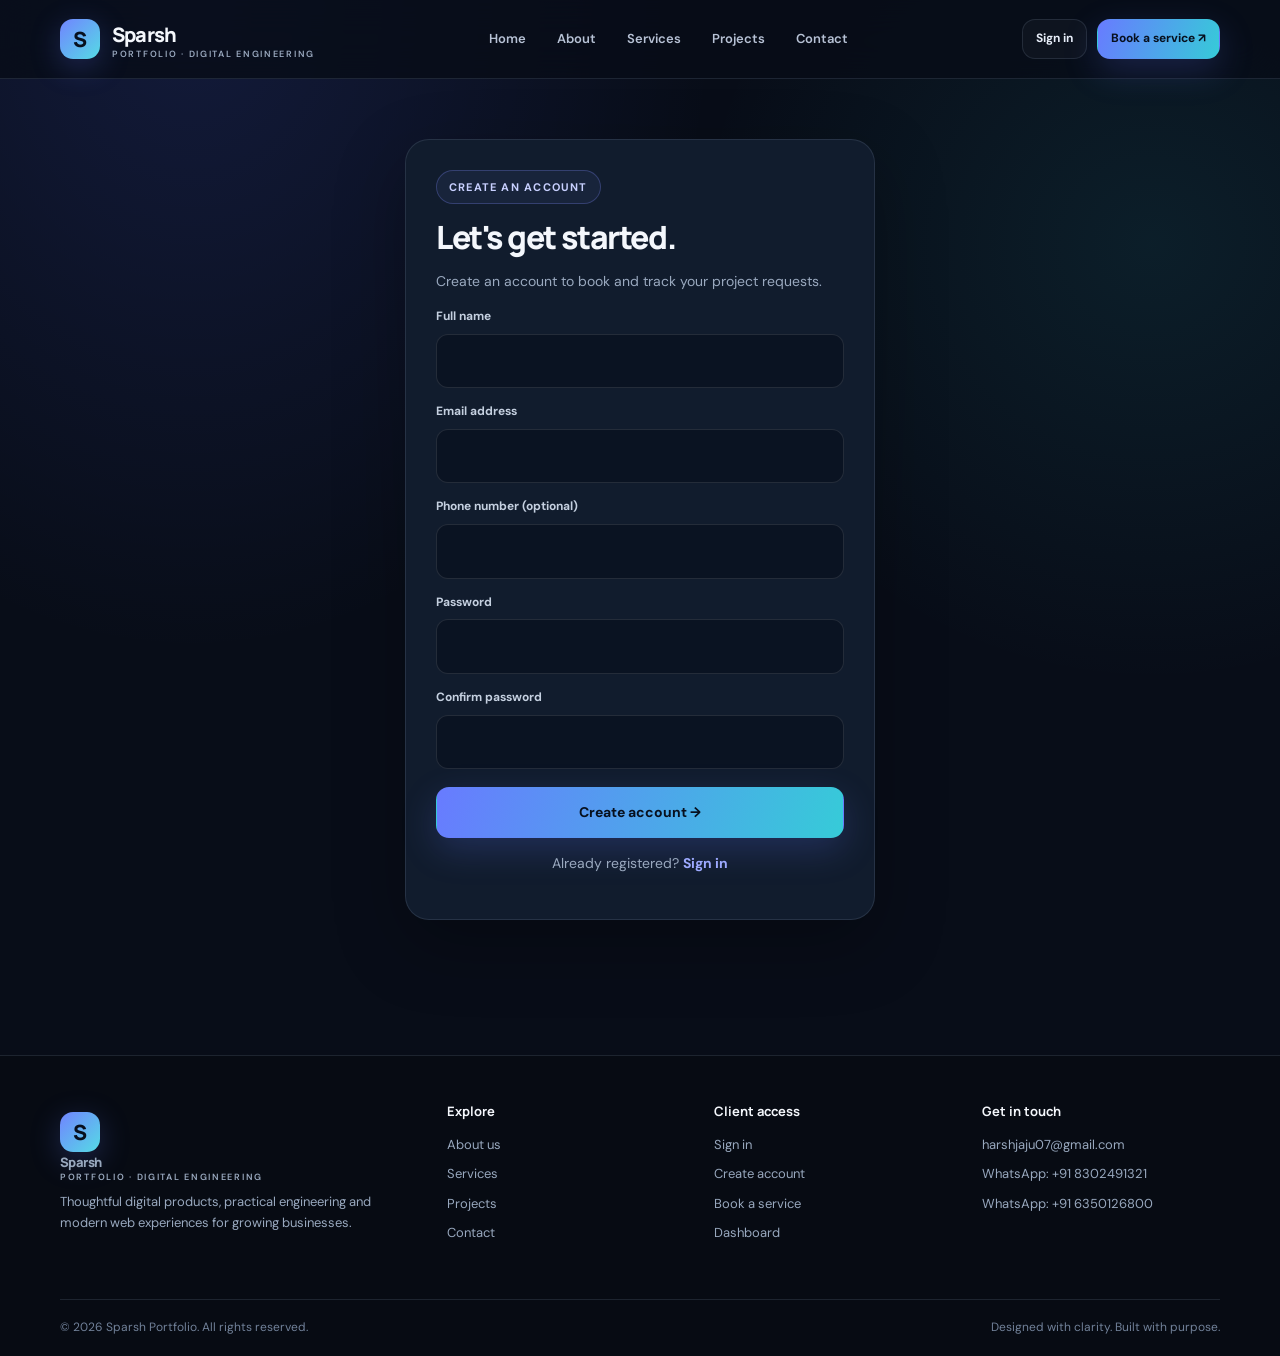
<file: signup.html>
<!doctype html><html lang="en"><head><meta charset="utf-8"><meta name="viewport" content="width=device-width,initial-scale=1"><title>Create Account | Sparsh Portfolio</title><meta name="description" content="Create a Sparsh Portfolio customer account."><meta name="robots" content="noindex, nofollow"><meta name="theme-color" content="#080d18"><link rel="icon" href="assets/favicon.svg" type="image/svg+xml"><link rel="stylesheet" href="css/style.css"></head><body>
<header class="topbar"><div class="container nav">
<a class="brand" href="index.html"><span class="brand-mark">S</span><span>Sparsh<small>PORTFOLIO · DIGITAL ENGINEERING</small></span></a>
<nav class="navlinks" id="navlinks">
<a href="index.html">Home</a><a href="about.html">About</a><a href="services.html">Services</a><a href="projects.html">Projects</a><a href="contact.html">Contact</a>
</nav>
<div class="nav-actions"><a class="btn btn-ghost btn-small" href="signin.html">Sign in</a><a class="btn btn-primary btn-small" href="booking.html">Book a service ↗</a><button class="menu-toggle" data-menu-toggle aria-label="Toggle navigation">☰</button></div>
</div></header>
<main><section class="auth-shell container"><form class="auth-card" data-auth-form="signup"><span class="eyebrow">Create an account</span><h1 style="margin-top:16px">Let's get started.</h1><p>Create an account to book and track your project requests.</p><div class="field"><label>Full name</label><input name="fullName" required autocomplete="name"></div><div class="field"><label>Email address</label><input type="email" name="email" required autocomplete="email"></div><div class="field"><label>Phone number (optional)</label><input name="phone" autocomplete="tel"></div><div class="field"><label>Password</label><input type="password" name="password" required minlength="8" autocomplete="new-password"></div><div class="field"><label>Confirm password</label><input type="password" name="confirmPassword" required minlength="8" autocomplete="new-password"></div><button class="btn btn-primary" type="submit">Create account →</button><div id="formNotice" class="notice" role="status"></div><p class="small center">Already registered? <a class="inline-link" href="signin.html">Sign in</a></p></form></section></main>
<footer class="footer"><div class="container footer-grid">
<div><a class="brand" href="index.html"><span class="brand-mark">S</span><span>Sparsh<small>PORTFOLIO · DIGITAL ENGINEERING</small></span></a><p>Thoughtful digital products, practical engineering and modern web experiences for growing businesses.</p></div>
<div><h4>Explore</h4><a href="about.html">About us</a><a href="services.html">Services</a><a href="projects.html">Projects</a><a href="contact.html">Contact</a></div>
<div><h4>Client access</h4><a href="signin.html">Sign in</a><a href="signup.html">Create account</a><a href="booking.html">Book a service</a><a href="dashboard.html">Dashboard</a></div>
<div><h4>Get in touch</h4><a href="mailto:harshjaju07@gmail.com">harshjaju07@gmail.com</a><a href="https://wa.me/918302491321" target="_blank" rel="noopener">WhatsApp: +91 8302491321</a><a href="https://wa.me/916350126800" target="_blank" rel="noopener">WhatsApp: +91 6350126800</a></div>
</div><div class="container copyright"><span>© <span data-year></span> Sparsh Portfolio. All rights reserved.</span><span>Designed with clarity. Built with purpose.</span></div></footer>
<script src="config.js"></script><script src="js/app.js"></script>
</body></html>
</file>
<file: css/style.css>
@import url('https://fonts.googleapis.com/css2?family=DM+Sans:wght@400;500;600;700&family=Manrope:wght@400;500;600;700;800&display=swap');
:root{--bg:#080d18;--panel:#101827;--panel2:#141f31;--line:rgba(179,198,230,.13);--text:#f4f7fc;--muted:#9aa9bf;--blue:#7c8cff;--cyan:#5de1e8;--green:#69e0b0;--radius:22px;--shadow:0 24px 70px rgba(0,0,0,.28)}
*{box-sizing:border-box}html{scroll-behavior:smooth}body{margin:0;background:radial-gradient(ellipse at 15% 0%,rgba(80,103,255,.15),transparent 34%),radial-gradient(ellipse at 90% 18%,rgba(48,205,218,.09),transparent 28%),var(--bg);color:var(--text);font-family:'DM Sans',sans-serif;line-height:1.65}a{color:inherit;text-decoration:none}button,input,textarea,select{font:inherit}button,a{ -webkit-tap-highlight-color:transparent}.container{width:min(1160px,calc(100% - 44px));margin:auto}.topbar{position:sticky;top:0;z-index:50;background:rgba(8,13,24,.82);backdrop-filter:blur(18px);border-bottom:1px solid var(--line)}.nav{height:78px;display:flex;align-items:center;justify-content:space-between;gap:20px}.brand{display:flex;align-items:center;gap:12px;font-family:Manrope,sans-serif;font-weight:800;letter-spacing:-.04em;font-size:20px}.brand-mark{width:40px;height:40px;border-radius:13px;background:linear-gradient(135deg,#7184ff,#55dbe5);display:grid;place-items:center;color:#07101e;font-size:21px;box-shadow:0 8px 30px #647aff40}.brand small{display:block;font:600 9px 'DM Sans';letter-spacing:.19em;color:var(--muted);text-transform:uppercase;margin-top:-3px}.navlinks{display:flex;align-items:center;gap:5px}.navlinks a{padding:10px 13px;border-radius:12px;color:#b7c2d5;font-size:13px;font-weight:600;transition:.2s}.navlinks a:hover,.navlinks a.active{color:#fff;background:#ffffff0d}.nav-actions{display:flex;gap:10px;align-items:center}.menu-toggle{display:none;background:var(--panel);border:1px solid var(--line);color:#fff;padding:9px 12px;border-radius:12px}.btn{display:inline-flex;align-items:center;justify-content:center;gap:9px;padding:13px 19px;border-radius:13px;font-weight:700;font-size:14px;border:1px solid transparent;cursor:pointer;transition:transform .2s,box-shadow .2s,border-color .2s}.btn:hover{transform:translateY(-2px)}.btn-primary{background:linear-gradient(110deg,#687bff,#36cbd8);color:#07101e;box-shadow:0 12px 35px #6278ff35}.btn-primary:hover{box-shadow:0 15px 42px #6278ff55}.btn-ghost{border-color:var(--line);background:#ffffff08;color:#e8eef9}.btn-small{padding:9px 13px;font-size:12px}.eyebrow{display:inline-flex;align-items:center;gap:9px;padding:7px 12px;border:1px solid #7d8cff45;border-radius:999px;background:#7d8cff12;color:#c8d0ff;font-size:11px;font-weight:700;letter-spacing:.11em;text-transform:uppercase}.dot{width:7px;height:7px;border-radius:50%;background:var(--green);box-shadow:0 0 12px var(--green)}h1,h2,h3,h4{font-family:Manrope,sans-serif;letter-spacing:-.045em;line-height:1.12;margin:0}h1{font-size:clamp(42px,6.5vw,76px);font-weight:800}h2{font-size:clamp(30px,4vw,46px);font-weight:800}h3{font-size:21px;font-weight:750}.gradient-text{background:linear-gradient(110deg,#fff 5%,#aab5ff 47%,#65e2e5 95%);-webkit-background-clip:text;background-clip:text;color:transparent}.muted{color:var(--muted)}.hero{padding:88px 0 66px;position:relative}.hero-grid{display:grid;grid-template-columns:1.12fr .88fr;align-items:center;gap:54px}.hero-copy p{max-width:650px;font-size:18px;color:#a8b5c9;margin:23px 0 30px}.hero-actions{display:flex;gap:12px;flex-wrap:wrap}.hero-art{min-height:390px;position:relative;border:1px solid var(--line);border-radius:30px;background:linear-gradient(145deg,#151f34dd,#0d1627dd);box-shadow:var(--shadow);overflow:hidden;padding:26px}.orb{position:absolute;width:240px;height:240px;border-radius:50%;filter:blur(1px);background:radial-gradient(circle at 35% 30%,#b1bdff,#6d7dff 35%,#1b3d65 72%,transparent 73%);opacity:.78;right:-25px;top:-35px}.orbit{position:absolute;width:300px;height:300px;border:1px solid #8b9dff55;border-radius:50%;right:-40px;top:10px;transform:rotate(-25deg) scaleY(.42)}.orbit.two{width:380px;height:380px;right:-80px;top:-28px;border-color:#56dce655;transform:rotate(35deg) scaleY(.38)}.code-window{position:absolute;left:24px;right:65px;bottom:28px;border:1px solid #ffffff20;border-radius:18px;background:#0a1221ed;box-shadow:0 20px 45px #0008;padding:18px}.window-head{display:flex;gap:6px;margin-bottom:15px}.window-head i{width:7px;height:7px;border-radius:50%;background:#7586ff}.code-line{height:7px;border-radius:10px;background:#34435e;margin:10px 0}.code-line:nth-child(2){width:72%;background:#6277d8}.code-line:nth-child(3){width:86%;background:#286b80}.code-line:nth-child(4){width:54%}.float-tag{position:absolute;right:20px;bottom:26px;padding:12px 15px;background:#17253a;border:1px solid #ffffff20;border-radius:14px;font-size:12px;color:#dce8ff;box-shadow:var(--shadow)}.section{padding:75px 0}.section-head{display:flex;justify-content:space-between;align-items:end;gap:25px;margin-bottom:30px}.section-head p{max-width:520px;margin:0;color:var(--muted)}.offer{border:1px solid #7d8cff55;border-radius:26px;background:linear-gradient(115deg,#202c5b,#172d43 65%,#123a45);padding:34px;display:flex;align-items:center;justify-content:space-between;gap:24px;position:relative;overflow:hidden}.offer:after{content:"";position:absolute;width:260px;height:260px;border-radius:50%;background:#68dce51c;right:17%;top:-170px;filter:blur(4px)}.offer-copy,.offer-cta{position:relative;z-index:1}.offer strong{font:800 clamp(42px,6vw,68px) Manrope;letter-spacing:-.07em;color:#fff}.offer p{margin:7px 0 0;color:#c2cce1}.offer .eyebrow{border-color:#7be3bf55;background:#68e0b01a;color:#a5f2d2}.grid{display:grid;grid-template-columns:repeat(3,1fr);gap:17px}.card{background:linear-gradient(145deg,#131e30,#0e1726);border:1px solid var(--line);border-radius:var(--radius);padding:24px;box-shadow:0 12px 40px #00000014;transition:.25s}.card:hover{transform:translateY(-5px);border-color:#7e91ff66;box-shadow:0 20px 50px #0005}.card-icon{width:45px;height:45px;border-radius:14px;display:grid;place-items:center;background:linear-gradient(135deg,#6f83ff25,#52dce51c);border:1px solid #8b9bff33;color:#aebaff;font-size:20px;margin-bottom:20px}.card p{color:var(--muted);font-size:14px;margin:11px 0 0}.project-card{padding:0;overflow:hidden}.project-visual{height:160px;position:relative;overflow:hidden;background:linear-gradient(135deg,#1b2b52,#15505b)}.project-visual:before,.project-visual:after{content:"";position:absolute;border:1px solid #ffffff35;border-radius:22px;transform:rotate(-12deg)}.project-visual:before{width:70%;height:115px;left:13%;top:28px;background:#ffffff0b;box-shadow:18px 16px 0 #ffffff08}.project-visual:after{width:34%;height:80px;right:10%;top:42px;background:linear-gradient(135deg,#8293ff55,#5de1e855)}.project-visual span{position:absolute;left:20px;bottom:17px;font:800 22px Manrope;color:#fff;z-index:1;text-shadow:0 2px 12px #0008}.project-body{padding:21px}.project-body .meta{font-size:10px;text-transform:uppercase;letter-spacing:.14em;color:#9eacff;font-weight:700}.project-body h3{margin-top:7px}.project-body p{min-height:68px}.project-actions{display:flex;gap:9px;margin-top:17px;flex-wrap:wrap}.tag-list{display:flex;flex-wrap:wrap;gap:8px;margin-top:18px}.tag{border:1px solid var(--line);background:#ffffff08;padding:7px 10px;border-radius:9px;color:#b8c5d9;font-size:11px}.split{display:grid;grid-template-columns:1fr 1fr;gap:45px;align-items:center}.feature-list{display:grid;gap:14px;margin-top:24px}.feature{display:flex;gap:13px;align-items:flex-start}.check{width:24px;height:24px;border-radius:8px;background:#66dfb01a;color:#73e6b7;display:grid;place-items:center;flex-shrink:0}.process{counter-reset:step}.process .card{position:relative}.process .card:before{counter-increment:step;content:"0" counter(step);display:block;font:800 26px Manrope;color:#8495ff;margin-bottom:18px}.cta-panel{padding:45px;border-radius:28px;background:linear-gradient(120deg,#17264b,#123b48);border:1px solid #8195ff40;text-align:center}.cta-panel p{max-width:600px;margin:15px auto 23px;color:#c1cce0}.form-wrap{max-width:720px;margin:35px auto 0;background:#111c2d;border:1px solid var(--line);border-radius:24px;padding:28px;box-shadow:var(--shadow)}.form-grid{display:grid;grid-template-columns:1fr 1fr;gap:15px}.field{display:grid;gap:7px}.field.full{grid-column:1/-1}.field label{font-size:12px;color:#c5d0e0;font-weight:700}.field input,.field textarea,.field select{width:100%;border:1px solid #ffffff1b;background:#0a1322;color:#fff;border-radius:12px;padding:13px 14px;outline:none}.field input:focus,.field textarea:focus,.field select:focus{border-color:#8293ff;box-shadow:0 0 0 3px #8293ff20}.field textarea{min-height:125px;resize:vertical}.field option{background:#0a1322}.notice{display:none;margin-top:15px;padding:12px 14px;border-radius:12px;font-size:13px}.notice.show{display:block}.notice.success{background:#123b31;color:#a7f0d0}.notice.error{background:#49252b;color:#ffc2c9}.footer{margin-top:75px;border-top:1px solid var(--line);background:#070b13}.footer-grid{padding:48px 0;display:grid;grid-template-columns:1.5fr 1fr 1fr 1fr;gap:30px}.footer h4{font-size:13px;margin-bottom:15px;letter-spacing:0}.footer a,.footer p{display:block;color:#98a8be;font-size:13px;margin:8px 0}.footer a:hover{color:#fff}.copyright{border-top:1px solid var(--line);padding:18px 0;color:#718199;font-size:12px;display:flex;justify-content:space-between;gap:15px}.page-hero{padding:75px 0 45px}.page-hero p{max-width:700px;color:var(--muted);font-size:17px}.auth-shell{min-height:70vh;display:grid;place-items:center;padding:60px 0}.auth-card{width:min(470px,100%);background:#111c2d;border:1px solid var(--line);border-radius:24px;padding:30px;box-shadow:var(--shadow)}.auth-card h1{font-size:32px}.auth-card>p{color:var(--muted);font-size:14px}.auth-card .field{margin-top:14px}.auth-card .btn{width:100%;margin-top:18px}.inline-link{color:#9daaff;font-weight:700}.center{text-align:center}.small{font-size:12px;color:var(--muted)}.status-pill{display:inline-block;border:1px solid #f4ca7755;background:#f4ca7712;color:#f4d79b;padding:7px 11px;border-radius:999px;font-size:11px;font-weight:700}.hide{display:none!important}
@media(max-width:900px){.navlinks{display:none;position:absolute;left:20px;right:20px;top:72px;padding:12px;background:#101a2a;border:1px solid var(--line);border-radius:17px;box-shadow:var(--shadow);flex-direction:column;align-items:stretch}.navlinks.open{display:flex}.navlinks a{padding:12px}.menu-toggle{display:block}.nav-actions .btn-ghost{display:none}.hero-grid,.split{grid-template-columns:1fr}.hero-art{min-height:330px}.grid{grid-template-columns:repeat(2,1fr)}.footer-grid{grid-template-columns:1fr 1fr}.section-head{align-items:start;flex-direction:column}}
@media(max-width:600px){.container{width:min(100% - 30px,1160px)}.nav{height:68px}.brand{font-size:18px}.hero{padding:65px 0 40px}.hero-copy p{font-size:16px}.hero-art{min-height:285px}.offer{padding:25px;align-items:flex-start;flex-direction:column}.grid{grid-template-columns:1fr}.section{padding:55px 0}.form-grid{grid-template-columns:1fr}.field.full{grid-column:auto}.form-wrap,.auth-card{padding:21px}.footer-grid{grid-template-columns:1fr 1fr;gap:22px}.copyright{flex-direction:column}.cta-panel{padding:30px 20px}}
</file>
<file: css/admin.css>
:root {
  --admin-bg: #080d18;
  --admin-panel: #101a2b;
  --admin-panel-light: #142139;
  --admin-border: rgba(148, 173, 210, .13);
  --admin-text: #edf4ff;
  --admin-muted: #8c9bb3;
  --admin-blue: #438cff;
  --admin-cyan: #38d5e8;
  --admin-green: #35c995;
  --admin-red: #ff687b;
}

.admin-body {
  margin: 0;
  min-height: 100vh;
  background: var(--admin-bg);
  color: var(--admin-text);
  font-family: Inter, Arial, sans-serif;
}

.admin-layout {
  min-height: 100vh;
  display: flex;
}

.admin-sidebar {
  width: 250px;
  flex-shrink: 0;
  min-height: 100vh;
  padding: 28px 18px;
  background: #0b1322;
  border-right: 1px solid var(--admin-border);
  display: flex;
  flex-direction: column;
  box-sizing: border-box;
}

.admin-brand {
  display: flex;
  align-items: center;
  gap: 12px;
  color: white;
  text-decoration: none;
  font-size: 21px;
  font-weight: 750;
  margin-bottom: 55px;
}

.admin-brand .brand-mark {
  width: 43px;
  height: 43px;
  display: grid;
  place-items: center;
  border-radius: 13px;
  background: linear-gradient(135deg, #387eff, #35d3e6);
  color: white;
}

.admin-brand small {
  display: block;
  color: var(--admin-muted);
  font-size: 9px;
  letter-spacing: 2px;
  margin-top: 4px;
}

.sidebar-label,
.topbar-label {
  color: #74849d;
  font-size: 10px;
  letter-spacing: 2px;
  font-weight: 750;
}

.sidebar-label {
  padding: 0 12px;
  margin-bottom: 14px;
}

.admin-nav {
  display: grid;
  gap: 8px;
}

.admin-nav-link {
  width: 100%;
  display: flex;
  align-items: center;
  gap: 13px;
  padding: 13px 14px;
  color: #a8b6cb;
  border: 1px solid transparent;
  background: transparent;
  border-radius: 10px;
  cursor: pointer;
  font-size: 13px;
  text-align: left;
  transition: .2s ease;
}

.admin-nav-link span {
  width: 19px;
  font-size: 18px;
  text-align: center;
}

.admin-nav-link:hover,
.admin-nav-link.active {
  color: white;
  background: linear-gradient(100deg, rgba(57, 126, 255, .2), rgba(56, 213, 232, .07));
  border-color: rgba(75, 147, 255, .2);
}

.sidebar-bottom {
  margin-top: auto;
}

.admin-profile {
  display: flex;
  align-items: center;
  gap: 11px;
  padding: 15px 5px;
  border-top: 1px solid var(--admin-border);
}

.profile-avatar {
  width: 36px;
  height: 36px;
  border-radius: 50%;
  background: linear-gradient(135deg, #377dff, #38d5e8);
  display: grid;
  place-items: center;
  font-weight: 800;
}

.admin-profile strong,
.admin-profile small {
  display: block;
}

.admin-profile strong {
  font-size: 12px;
}

.admin-profile small {
  color: var(--admin-muted);
  font-size: 10px;
  margin-top: 5px;
  max-width: 155px;
  overflow-wrap: anywhere;
}

.logout-button {
  width: 100%;
  padding: 12px;
  background: rgba(255, 104, 123, .07);
  border: 1px solid rgba(255, 104, 123, .15);
  border-radius: 9px;
  color: #ff8998;
  text-align: left;
  cursor: pointer;
}

.admin-main {
  flex: 1;
  min-width: 0;
}

.admin-topbar {
  height: 66px;
  padding: 0 35px;
  border-bottom: 1px solid var(--admin-border);
  display: flex;
  align-items: center;
  justify-content: space-between;
}

.topbar-right {
  color: var(--admin-muted);
  font-size: 11px;
  display: flex;
  align-items: center;
  gap: 9px;
}

.online-indicator {
  width: 8px;
  height: 8px;
  border-radius: 50%;
  background: var(--admin-green);
  box-shadow: 0 0 12px var(--admin-green);
}

.mobile-menu {
  display: none;
  background: transparent;
  color: white;
  border: 0;
  font-size: 23px;
  cursor: pointer;
  margin-right: 12px;
}

.admin-content {
  max-width: 1450px;
  padding: 36px;
  margin: auto;
}

.page-heading {
  display: flex;
  justify-content: space-between;
  align-items: center;
  gap: 20px;
  margin-bottom: 28px;
}

.page-heading .eyebrow {
  color: var(--admin-cyan);
  font-size: 10px;
  letter-spacing: 2px;
}

.page-heading h1 {
  font-size: clamp(27px, 4vw, 37px);
  margin: 9px 0;
  color: white;
}

.page-heading p,
.panel-heading p {
  color: var(--admin-muted);
  font-size: 12px;
  margin: 0;
}

.refresh-button,
.admin-select {
  color: #dceaff;
  background: var(--admin-panel);
  border: 1px solid var(--admin-border);
  border-radius: 9px;
  padding: 11px 15px;
}

.refresh-button {
  cursor: pointer;
}

.admin-section {
  display: none;
  animation: adminFade .25s ease;
}

.admin-section.active {
  display: block;
}

@keyframes adminFade {
  from { opacity: 0; transform: translateY(5px); }
  to { opacity: 1; transform: translateY(0); }
}

.stats-grid {
  display: grid;
  grid-template-columns: repeat(4, minmax(0, 1fr));
  gap: 17px;
  margin-bottom: 22px;
}

.stat-card {
  position: relative;
  overflow: hidden;
  padding: 23px;
  background: linear-gradient(145deg, #13213a, #0e192b);
  border: 1px solid var(--admin-border);
  border-radius: 15px;
}

.stat-card::after {
  content: "";
  position: absolute;
  width: 100px;
  height: 100px;
  right: -35px;
  top: -45px;
  border-radius: 50%;
  background: rgba(61, 143, 255, .09);
  filter: blur(5px);
}

.stat-card span,
.stat-card strong,
.stat-card small {
  display: block;
}

.stat-card span {
  color: #a8b8d0;
  font-size: 12px;
}

.stat-card strong {
  font-size: 34px;
  margin: 16px 0 8px;
  letter-spacing: -1px;
}

.stat-card small {
  color: var(--admin-muted);
  font-size: 10px;
}

.admin-panel {
  background: var(--admin-panel);
  border: 1px solid var(--admin-border);
  border-radius: 14px;
  padding: 23px;
  margin-bottom: 21px;
  min-width: 0;
}

.panel-heading {
  display: flex;
  justify-content: space-between;
  align-items: center;
  gap: 15px;
  margin-bottom: 22px;
}

.panel-heading h2 {
  color: white;
  font-size: 17px;
  margin: 0 0 7px;
}

.panel-count {
  color: var(--admin-cyan);
  font-size: 11px;
}

.status-summary {
  display: grid;
  grid-template-columns: repeat(3, minmax(0, 1fr));
  gap: 12px;
}

.status-item {
  padding: 15px;
  background: var(--admin-panel-light);
  border: 1px solid var(--admin-border);
  border-radius: 10px;
}

.status-item span,
.status-item strong {
  display: block;
}

.status-item span {
  color: var(--admin-muted);
  font-size: 11px;
}

.status-item strong {
  margin-top: 9px;
  font-size: 23px;
}

.quick-actions {
  display: flex;
  flex-wrap: wrap;
  gap: 12px;
}

.quick-actions button {
  background: #162844;
  border: 1px solid rgba(65, 142, 255, .2);
  color: #b9d8ff;
  padding: 13px 17px;
  border-radius: 9px;
  cursor: pointer;
}

.table-wrap {
  overflow-x: auto;
}

table {
  width: 100%;
  border-collapse: collapse;
  min-width: 650px;
}

th {
  color: #8395b0;
  text-align: left;
  font-size: 10px;
  letter-spacing: 1px;
  text-transform: uppercase;
  padding: 13px 12px;
  border-bottom: 1px solid var(--admin-border);
}

td {
  color: #dce7f7;
  padding: 15px 12px;
  border-bottom: 1px solid var(--admin-border);
  font-size: 12px;
  vertical-align: middle;
}

tbody tr:last-child td {
  border-bottom: 0;
}

td small {
  display: block;
  color: var(--admin-muted);
  margin-top: 5px;
}

.role-tag,
.status-tag {
  display: inline-block;
  padding: 6px 9px;
  border-radius: 20px;
  background: rgba(61, 143, 255, .12);
  color: #8fbeff;
  font-size: 10px;
}

.status-tag.completed,
.status-tag.accepted {
  background: rgba(53, 201, 149, .12);
  color: #54dcb0;
}

.status-tag.cancelled {
  background: rgba(255, 104, 123, .12);
  color: #ff8998;
}

.status-tag.pending {
  background: rgba(255, 193, 90, .12);
  color: #ffc978;
}

.table-action,
.message-delete,
.offer-action {
  padding: 8px 10px;
  border-radius: 7px;
  border: 1px solid var(--admin-border);
  background: #192943;
  color: #dceaff;
  cursor: pointer;
  font-size: 11px;
}

.admin-select {
  cursor: pointer;
  max-width: 190px;
}

.admin-select option {
  background: #101a2b;
}

.messages-list,
.offers-list {
  display: grid;
  gap: 13px;
}

.message-card,
.offer-card {
  background: var(--admin-panel-light);
  border: 1px solid var(--admin-border);
  border-radius: 11px;
  padding: 17px;
}

.message-top,
.offer-top {
  display: flex;
  justify-content: space-between;
  align-items: flex-start;
  gap: 15px;
}

.message-card h3,
.offer-card h3 {
  font-size: 14px;
  margin: 0 0 6px;
}

.message-card p,
.offer-card p {
  color: #aab9cf;
  font-size: 12px;
  line-height: 1.7;
  overflow-wrap: anywhere;
}

.message-meta {
  color: var(--admin-muted);
  font-size: 10px;
}

.message-actions,
.offer-actions {
  display: flex;
  flex-wrap: wrap;
  gap: 8px;
}

.message-delete {
  color: #ff8998;
  border-color: rgba(255, 104, 123, .2);
}

.offer-discount {
  color: var(--admin-cyan);
  font-size: 24px;
  font-weight: 800;
  margin: 10px 0;
}

.offer-form {
  margin-top: 10px;
}

.form-grid {
  display: grid;
  grid-template-columns: repeat(2, minmax(0, 1fr));
  gap: 17px;
  margin-bottom: 20px;
}

.admin-field label {
  display: block;
  color: #aebed4;
  font-size: 11px;
  margin-bottom: 8px;
}

.admin-field input:not([type="checkbox"]),
.admin-field textarea {
  width: 100%;
  box-sizing: border-box;
  padding: 12px 13px;
  background: #0a1424;
  border: 1px solid var(--admin-border);
  border-radius: 8px;
  color: white;
  outline: none;
  font: inherit;
  font-size: 12px;
}

.admin-field input:focus,
.admin-field textarea:focus {
  border-color: var(--admin-blue);
}

.admin-field textarea {
  resize: vertical;
}

.full-width {
  grid-column: 1 / -1;
}

.checkbox-field {
  display: flex;
  align-items: center;
}

.checkbox-field label {
  display: flex;
  align-items: center;
  gap: 9px;
  margin: 0;
}

.admin-primary-button {
  padding: 12px 18px;
  border: 0;
  border-radius: 8px;
  color: white;
  background: linear-gradient(110deg, #397eff, #27bcd8);
  font-weight: 700;
  cursor: pointer;
}

.admin-primary-button:disabled {
  opacity: .6;
  cursor: wait;
}

.admin-notice {
  display: none;
  padding: 13px 15px;
  margin-bottom: 20px;
  border-radius: 9px;
  font-size: 12px;
}

.admin-notice.show {
  display: block;
}

.admin-notice.success {
  color: #65dfb3;
  background: rgba(53, 201, 149, .1);
  border: 1px solid rgba(53, 201, 149, .2);
}

.admin-notice.error {
  color: #ff8a9a;
  background: rgba(255, 104, 123, .1);
  border: 1px solid rgba(255, 104, 123, .2);
}

.muted {
  color: var(--admin-muted);
  font-size: 12px;
}

.admin-footer {
  color: #667792;
  font-size: 10px;
  text-align: center;
  padding: 25px 0 10px;
}

@media (max-width: 1050px) {
  .stats-grid {
    grid-template-columns: repeat(2, minmax(0, 1fr));
  }
}

@media (max-width: 760px) {
  .admin-sidebar {
    position: fixed;
    z-index: 20;
    left: -270px;
    top: 0;
    bottom: 0;
    transition: left .25s ease;
  }

  .admin-sidebar.open {
    left: 0;
  }

  .mobile-menu {
    display: inline-block;
  }

  .admin-topbar {
    padding: 0 18px;
  }

  .admin-content {
    padding: 25px 17px;
  }

  .page-heading {
    align-items: flex-start;
  }

  .stats-grid {
    gap: 10px;
  }

  .stat-card {
    padding: 16px;
  }

  .stat-card strong {
    font-size: 27px;
  }

  .status-summary {
    grid-template-columns: repeat(2, minmax(0, 1fr));
  }

  .panel-heading {
    align-items: flex-start;
    flex-direction: column;
  }

  .form-grid {
    grid-template-columns: 1fr;
  }

  .full-width {
    grid-column: auto;
  }
}

@media (max-width: 420px) {
  .stats-grid {
    grid-template-columns: 1fr 1fr;
  }

  .topbar-right {
    font-size: 9px;
  }

  .status-summary {
    grid-template-columns: 1fr 1fr;
  }
}
</file>
